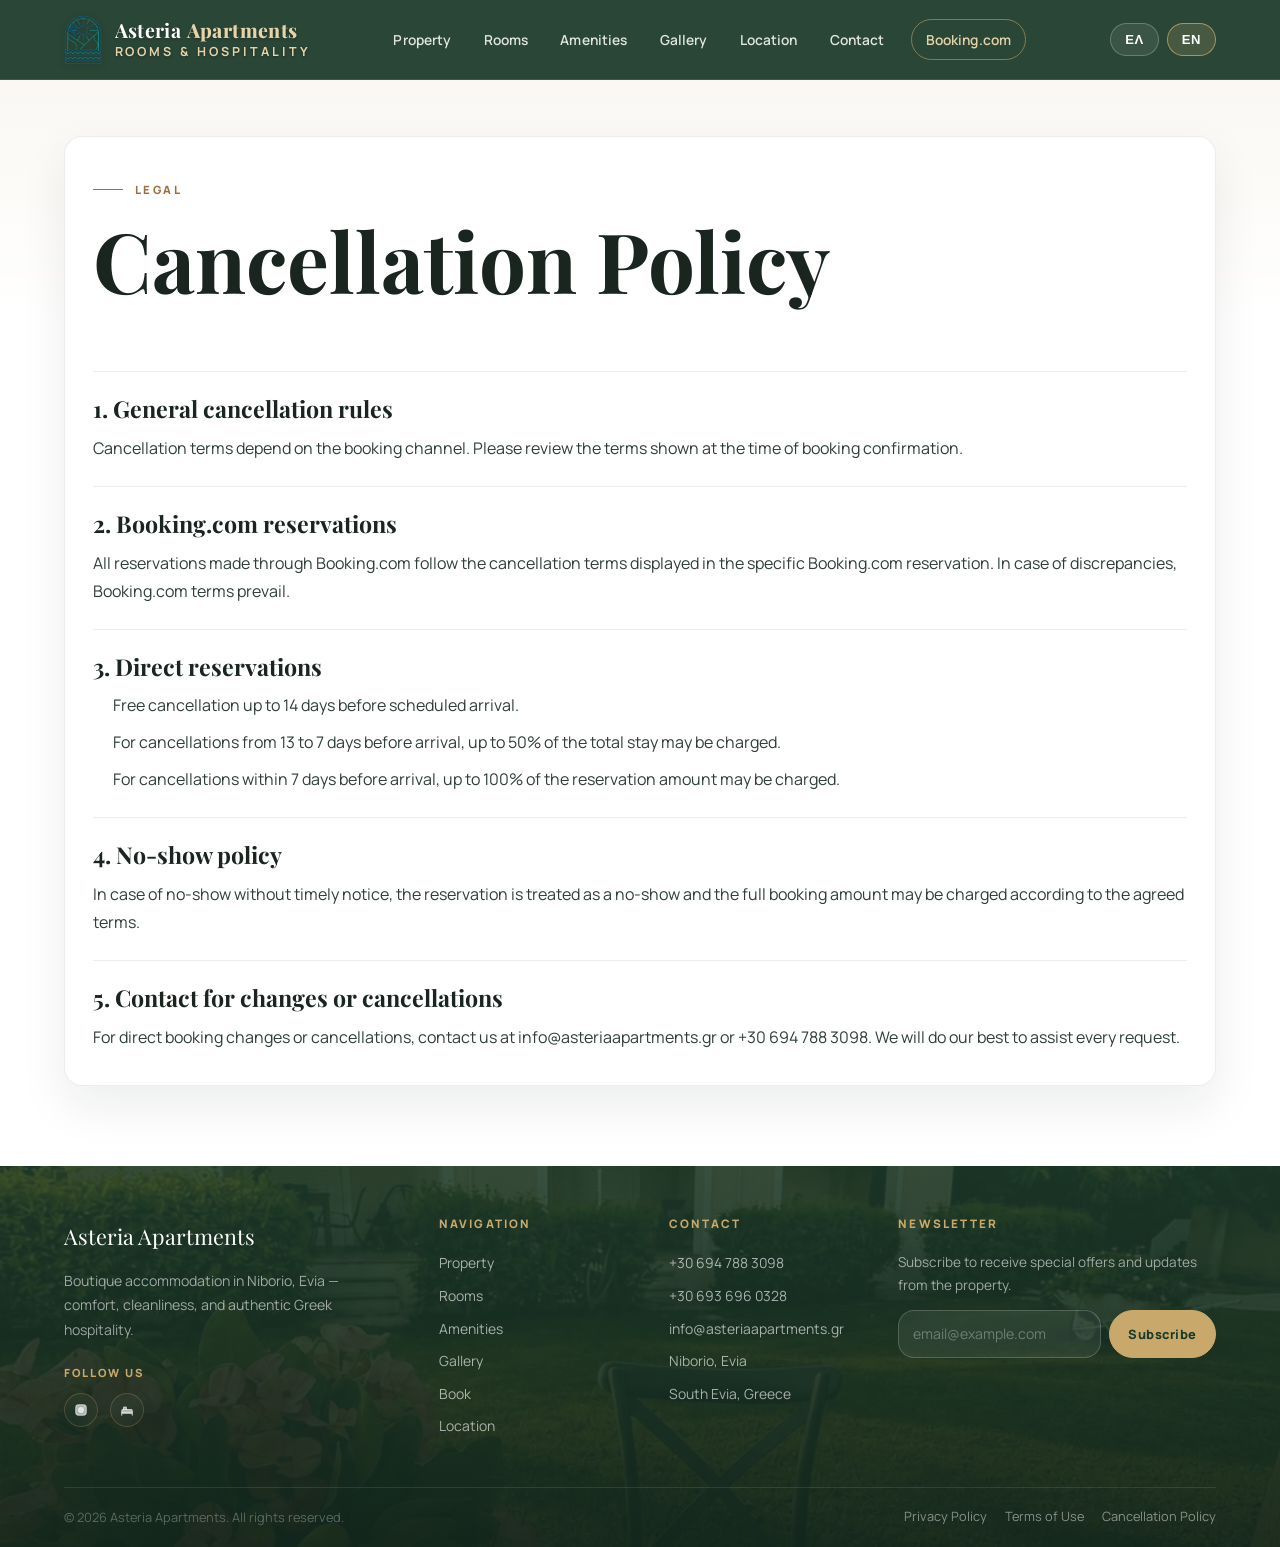
<file: cancellation-policy.html>
<!DOCTYPE html>
<html lang="el">
<head>
  <meta charset="UTF-8">
  <meta name="viewport" content="width=device-width, initial-scale=1.0">
  <meta name="description" content="Πολιτική ακύρωσης του Asteria Apartments για κρατήσεις μέσω Booking.com και απευθείας κρατήσεις.">
  <title>Asteria Apartments | Πολιτική Ακύρωσης</title>
  <link rel="canonical" href="https://asteriaapartments.gr/cancellation-policy.html">
  <link rel="preconnect" href="https://fonts.googleapis.com">
  <link rel="preconnect" href="https://fonts.gstatic.com" crossorigin>
  <link href="https://fonts.googleapis.com/css2?family=Manrope:wght@400;500;600;700;800&family=Playfair+Display:ital,wght@0,600;0,700;1,600&display=swap" rel="stylesheet">
  <link rel="icon" type="image/svg+xml" href="icons/favicon.svg">
  <link rel="stylesheet" href="style.css">
  <link rel="stylesheet" href="premium-gallery.css">
  <link rel="stylesheet" href="premium-features.css">
  <link rel="stylesheet" href="final-polish.css">
  <link rel="stylesheet" href="legal-pages.css">
  <script src="site-config.js"></script>
  <script src="booking-config.js"></script>
</head>
<body data-legal-page="cancellation">
  <a class="skip-link" href="#main-content" data-i18n="skip.link">Μετάβαση στο κύριο περιεχόμενο</a>

  <header class="site-header" id="site-header">
    <div class="header-inner">
      <a href="index.html#home" class="logo" data-i18n="header.logo.aria" data-i18n-attr="aria-label" aria-label="Asteria Apartments — Αρχική">
        <img src="images/logo-icon.png" alt="" class="logo-icon" width="240" height="320" loading="eager">
        <span class="logo-text">
          <span class="logo-main">Asteria <span class="logo-type">Apartments</span></span>
          <span class="logo-subtitle">Rooms &amp; Hospitality</span>
        </span>
      </a>

      <button class="menu-button" id="menuButton" type="button" data-i18n="header.menu.aria" data-i18n-attr="aria-label" aria-label="Άνοιγμα μενού πλοήγησης" aria-controls="navigation" aria-expanded="false">
        <span></span><span></span><span></span>
      </button>

      <nav class="site-nav" id="navigation" data-i18n="header.nav.aria" data-i18n-attr="aria-label" aria-label="Κύριο μενού">
        <a href="index.html#about" data-i18n="nav.about">Το κατάλυμα</a>
        <a href="index.html#rooms" data-i18n="nav.rooms">Δωμάτια</a>
        <a href="index.html#amenities" data-i18n="nav.amenities">Παροχές</a>
        <a href="index.html#gallery" data-i18n="nav.gallery">Φωτογραφίες</a>
        <a href="index.html#location" data-i18n="nav.location">Τοποθεσία</a>
        <a href="index.html#contact" data-i18n="nav.contact">Επικοινωνία</a>
        <a href="https://www.booking.com/hotel/gr/asteria-rooms.en-gb.html" class="nav-booking-com" target="_blank" rel="noopener noreferrer" data-i18n="nav.bookingCom">Booking.com</a>
      </nav>

      <div class="language-switch" aria-label="Language switcher">
        <button type="button" data-lang-switch="el" class="is-active" aria-pressed="true">ΕΛ</button>
        <button type="button" data-lang-switch="en" aria-pressed="false">EN</button>
      </div>
    </div>
  </header>

  <main id="main-content" class="legal-main">
    <div class="container">
      <article class="legal-card">
        <p class="section-label" data-i18n="legal.eyebrow">Νομικό πλαίσιο</p>
        <h1 class="legal-title" data-i18n="legal.title">Πολιτική Ακύρωσης</h1>
        <p class="legal-updated" data-i18n="legal.updated">Τελευταία ενημέρωση: 25 Ιουλίου 2026</p>

        <section class="legal-section">
          <h2 data-i18n="cancel.general.title">1. Γενικοί κανόνες ακύρωσης</h2>
          <p data-i18n="cancel.general.body">Η πολιτική ακύρωσης εφαρμόζεται ανάλογα με το κανάλι κράτησης. Παρακαλούμε ελέγχετε προσεκτικά τους όρους που εμφανίζονται κατά την ολοκλήρωση της κράτησης.</p>
        </section>

        <section class="legal-section">
          <h2 data-i18n="cancel.booking.title">2. Κρατήσεις μέσω Booking.com</h2>
          <p data-i18n="cancel.booking.body">Όλες οι κρατήσεις που πραγματοποιούνται μέσω Booking.com διέπονται από την πολιτική ακύρωσης που αναγράφεται στη συγκεκριμένη κράτηση στην πλατφόρμα Booking.com. Σε περίπτωση διαφορών, υπερισχύουν οι όροι της Booking.com.</p>
        </section>

        <section class="legal-section">
          <h2 data-i18n="cancel.direct.title">3. Άμεσες κρατήσεις</h2>
          <ul>
            <li data-i18n="cancel.direct.1">Δωρεάν ακύρωση έως 14 ημέρες πριν την προγραμματισμένη άφιξη.</li>
            <li data-i18n="cancel.direct.2">Για ακύρωση από 13 έως 7 ημέρες πριν την άφιξη, ενδέχεται να χρεωθεί το 50% του συνολικού ποσού.</li>
            <li data-i18n="cancel.direct.3">Για ακύρωση εντός 7 ημερών πριν την άφιξη, ενδέχεται να χρεωθεί έως και το 100% του ποσού διαμονής.</li>
          </ul>
        </section>

        <section class="legal-section">
          <h2 data-i18n="cancel.noshow.title">4. Πολιτική μη εμφάνισης (No-show)</h2>
          <p data-i18n="cancel.noshow.body">Σε περίπτωση μη εμφάνισης χωρίς έγκαιρη ενημέρωση, η κράτηση θεωρείται no-show και ενδέχεται να χρεωθεί το συνολικό ποσό της κράτησης, σύμφωνα με τους όρους που είχαν συμφωνηθεί.</p>
        </section>

        <section class="legal-section">
          <h2 data-i18n="cancel.contact.title">5. Επικοινωνία για τροποποιήσεις ή ακυρώσεις</h2>
          <p data-i18n="cancel.contact.body">Για αλλαγές ή ακυρώσεις άμεσων κρατήσεων επικοινωνήστε μαζί μας στο info@asteriaapartments.gr ή στο +30 694 788 3098. Θα προσπαθήσουμε να εξυπηρετήσουμε κάθε αίτημα με τον καλύτερο δυνατό τρόπο.</p>
        </section>
      </article>
    </div>
  </main>

  <footer class="site-footer" role="contentinfo">
    <div class="footer-bg" id="footerBg" aria-hidden="true"></div>
    <div class="footer-overlay" aria-hidden="true"></div>
    <div class="footer-inner">
      <div class="container">
        <div class="footer-grid">
          <div class="footer-brand">
            <a href="index.html#home" class="footer-logo">Asteria Apartments</a>
            <p data-i18n="footer.brand">Boutique κατάλυμα στο Νιμπορειό Ευβοίας — άνεση, καθαριότητα και αυθεντική ελληνική φιλοξενία.</p>
            <div class="footer-follow">
              <h4 data-i18n="footer.follow.title">Ακολουθήστε μας</h4>
              <nav class="footer-social" id="footerSocial" data-i18n="footer.social.aria" data-i18n-attr="aria-label" aria-label="Κοινωνικά δίκτυα"></nav>
            </div>
          </div>

          <nav class="footer-col" data-i18n="footer.nav.aria" data-i18n-attr="aria-label" aria-label="Πλοήγηση">
            <h4 data-i18n="footer.nav.title">Πλοήγηση</h4>
            <a href="index.html#about" data-i18n="nav.about">Το κατάλυμα</a>
            <a href="index.html#rooms" data-i18n="nav.rooms">Δωμάτια</a>
            <a href="index.html#amenities" data-i18n="nav.amenities">Παροχές</a>
            <a href="index.html#gallery" data-i18n="nav.gallery">Φωτογραφίες</a>
            <a href="index.html#booking" data-i18n="nav.booking">Κράτηση</a>
            <a href="index.html#location" data-i18n="nav.location">Τοποθεσία</a>
          </nav>

          <nav class="footer-col" data-i18n="footer.contact.aria" data-i18n-attr="aria-label" aria-label="Επικοινωνία">
            <h4 data-i18n="footer.contact.title">Επικοινωνία</h4>
            <a href="tel:+306947883098">+30 694 788 3098</a>
            <a href="https://wa.me/306936960328" target="_blank" rel="noopener noreferrer">+30 693 696 0328</a>
            <a href="mailto:info@asteriaapartments.gr">info@asteriaapartments.gr</a>
            <span data-i18n="footer.location.1">Νιμπορειό Ευβοίας</span>
            <span data-i18n="footer.location.2">Νότια Εύβοια, Ελλάδα</span>
          </nav>

          <div class="footer-col footer-newsletter">
            <h4 data-i18n="footer.news.title">Newsletter</h4>
            <p data-i18n="footer.news.body">Εγγραφείτε για να λαμβάνετε ειδικές προσφορές και νέα από το κατάλυμα.</p>
            <form class="newsletter-form" id="newsletterForm" novalidate>
              <input type="email" id="newsletterEmail" name="email" placeholder="email@example.com" required autocomplete="email" data-i18n="footer.news.aria" data-i18n-attr="aria-label" aria-label="Email για newsletter">
              <button type="submit" class="btn btn-primary btn-sm" data-i18n="footer.news.btn">Εγγραφή</button>
            </form>
          </div>
        </div>
      </div>

      <div class="container">
        <div class="footer-bottom">
          <p data-i18n="footer.copy">© 2026 Asteria Apartments. Όλα τα δικαιώματα διατηρούνται.</p>
          <nav class="footer-legal" data-i18n="footer.legal.aria" data-i18n-attr="aria-label" aria-label="Νομικό πλαίσιο">
            <a href="privacy-policy.html" data-i18n="footer.legal.privacy">Πολιτική απορρήτου</a>
            <a href="terms.html" data-i18n="footer.legal.terms">Όροι χρήσης</a>
            <a href="cancellation-policy.html" data-i18n="footer.legal.cancel">Πολιτική ακύρωσης</a>
          </nav>
        </div>
      </div>
    </div>
  </footer>

  <script>
    window.LEGAL_PAGE_TRANSLATIONS = {
      el: {
        "meta.title": "Asteria Apartments | Πολιτική Ακύρωσης",
        "legal.eyebrow": "Νομικό πλαίσιο",
        "legal.title": "Πολιτική Ακύρωσης",
        "legal.updated": "Τελευταία ενημέρωση: 25 Ιουλίου 2026",
        "cancel.general.title": "1. Γενικοί κανόνες ακύρωσης",
        "cancel.general.body": "Η πολιτική ακύρωσης εφαρμόζεται ανάλογα με το κανάλι κράτησης. Παρακαλούμε ελέγχετε προσεκτικά τους όρους που εμφανίζονται κατά την ολοκλήρωση της κράτησης.",
        "cancel.booking.title": "2. Κρατήσεις μέσω Booking.com",
        "cancel.booking.body": "Όλες οι κρατήσεις που πραγματοποιούνται μέσω Booking.com διέπονται από την πολιτική ακύρωσης που αναγράφεται στη συγκεκριμένη κράτηση στην πλατφόρμα Booking.com. Σε περίπτωση διαφορών, υπερισχύουν οι όροι της Booking.com.",
        "cancel.direct.title": "3. Άμεσες κρατήσεις",
        "cancel.direct.1": "Δωρεάν ακύρωση έως 14 ημέρες πριν την προγραμματισμένη άφιξη.",
        "cancel.direct.2": "Για ακύρωση από 13 έως 7 ημέρες πριν την άφιξη, ενδέχεται να χρεωθεί το 50% του συνολικού ποσού.",
        "cancel.direct.3": "Για ακύρωση εντός 7 ημερών πριν την άφιξη, ενδέχεται να χρεωθεί έως και το 100% του ποσού διαμονής.",
        "cancel.noshow.title": "4. Πολιτική μη εμφάνισης (No-show)",
        "cancel.noshow.body": "Σε περίπτωση μη εμφάνισης χωρίς έγκαιρη ενημέρωση, η κράτηση θεωρείται no-show και ενδέχεται να χρεωθεί το συνολικό ποσό της κράτησης, σύμφωνα με τους όρους που είχαν συμφωνηθεί.",
        "cancel.contact.title": "5. Επικοινωνία για τροποποιήσεις ή ακυρώσεις",
        "cancel.contact.body": "Για αλλαγές ή ακυρώσεις άμεσων κρατήσεων επικοινωνήστε μαζί μας στο info@asteriaapartments.gr ή στο +30 694 788 3098. Θα προσπαθήσουμε να εξυπηρετήσουμε κάθε αίτημα με τον καλύτερο δυνατό τρόπο."
      },
      en: {
        "meta.title": "Asteria Apartments | Cancellation Policy",
        "legal.eyebrow": "Legal",
        "legal.title": "Cancellation Policy",
        "legal.updated": "Last updated: 25 July 2026",
        "cancel.general.title": "1. General cancellation rules",
        "cancel.general.body": "Cancellation terms depend on the booking channel. Please review the terms shown at the time of booking confirmation.",
        "cancel.booking.title": "2. Booking.com reservations",
        "cancel.booking.body": "All reservations made through Booking.com follow the cancellation terms displayed in the specific Booking.com reservation. In case of discrepancies, Booking.com terms prevail.",
        "cancel.direct.title": "3. Direct reservations",
        "cancel.direct.1": "Free cancellation up to 14 days before scheduled arrival.",
        "cancel.direct.2": "For cancellations from 13 to 7 days before arrival, up to 50% of the total stay may be charged.",
        "cancel.direct.3": "For cancellations within 7 days before arrival, up to 100% of the reservation amount may be charged.",
        "cancel.noshow.title": "4. No-show policy",
        "cancel.noshow.body": "In case of no-show without timely notice, the reservation is treated as a no-show and the full booking amount may be charged according to the agreed terms.",
        "cancel.contact.title": "5. Contact for changes or cancellations",
        "cancel.contact.body": "For direct booking changes or cancellations, contact us at info@asteriaapartments.gr or +30 694 788 3098. We will do our best to assist every request."
      }
    };
  </script>
  <script src="script.js"></script>
  <script src="premium-gallery.js"></script>
  <script src="premium-features.js"></script>
  <script src="review-form.js"></script>
  <script src="legal-pages.js"></script>
</body>
</html>
</file>
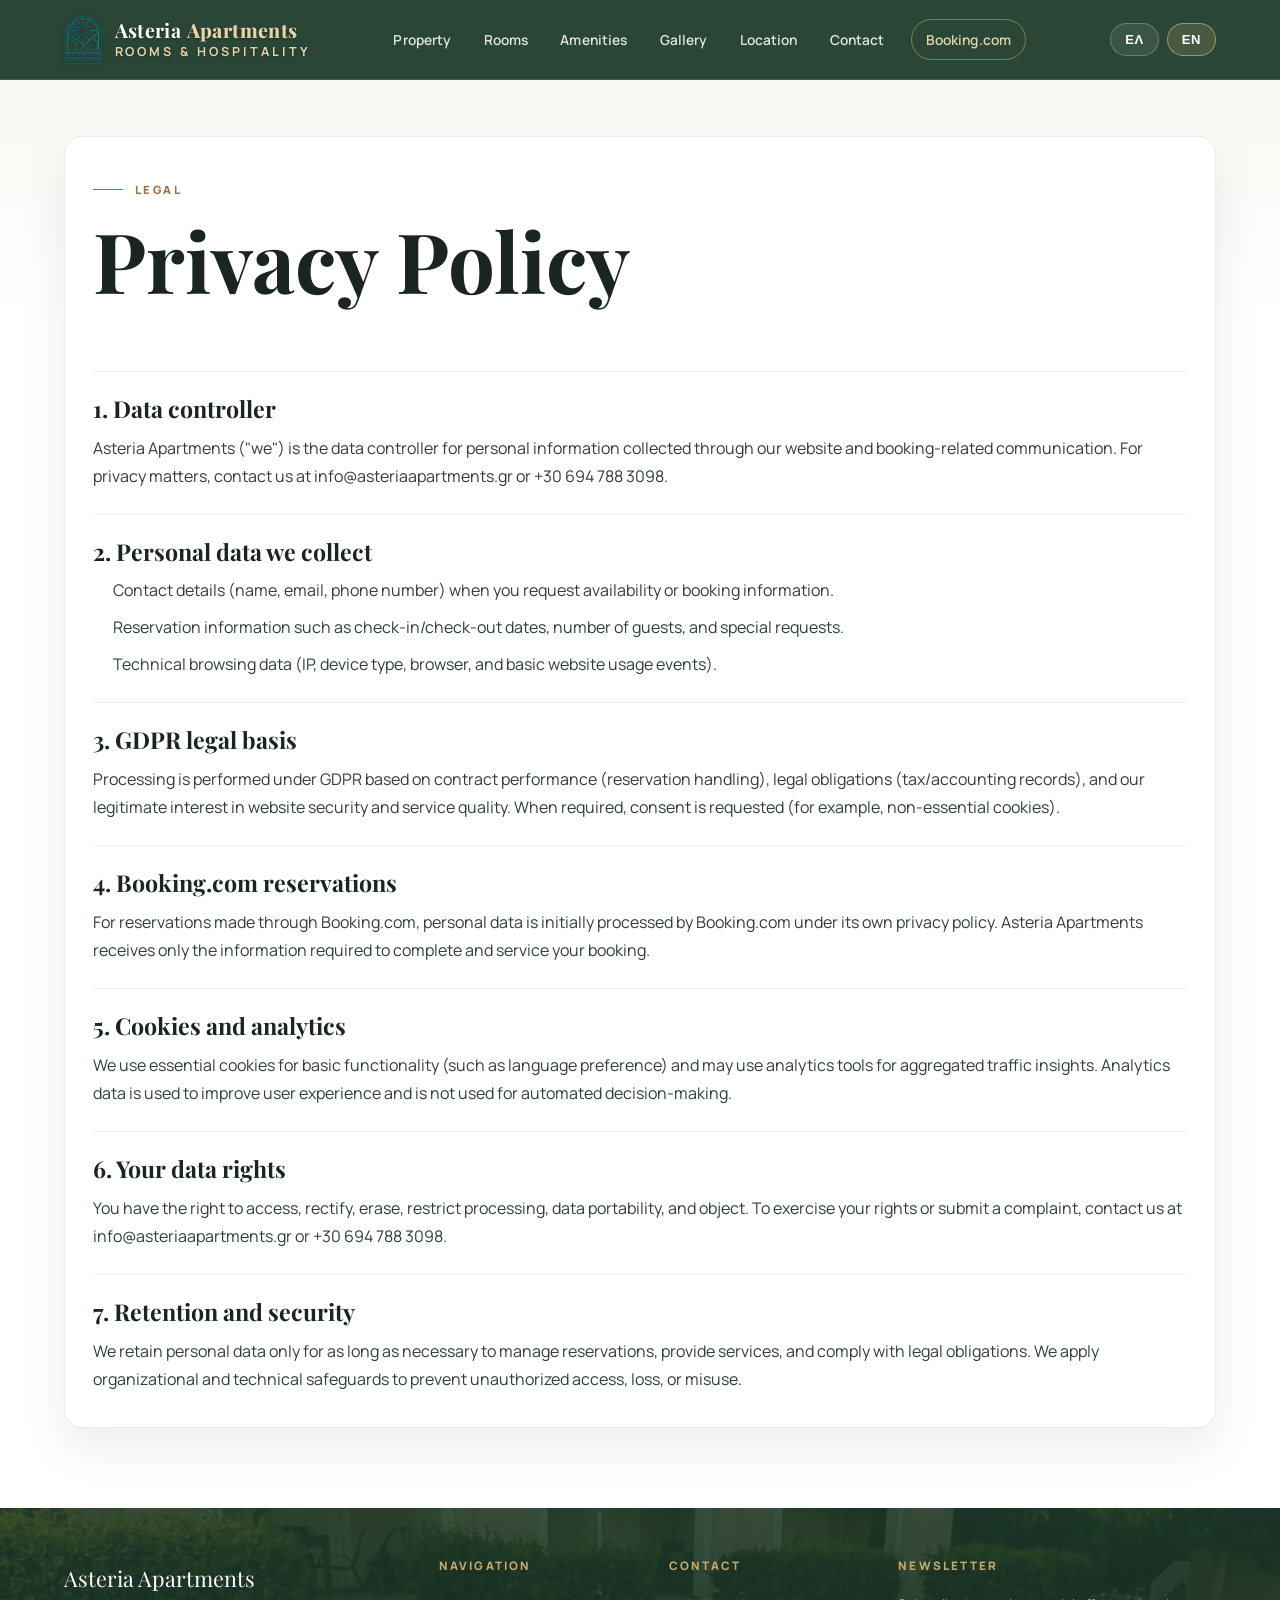
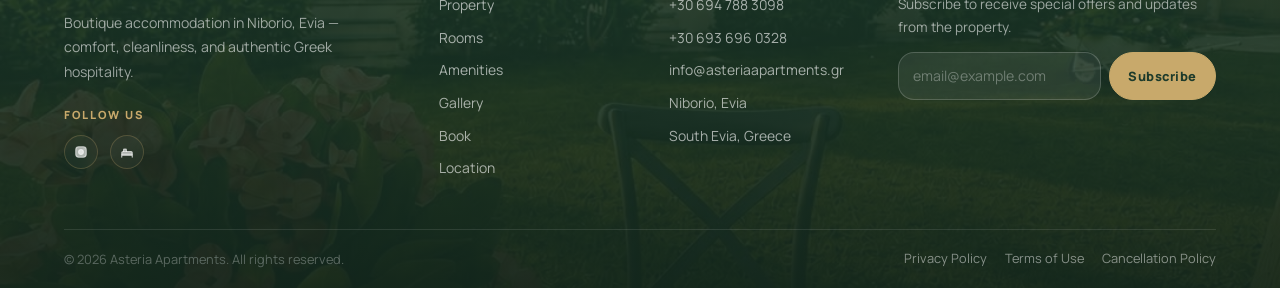
<file: privacy-policy.html>
<!DOCTYPE html>
<html lang="el">
<head>
  <meta charset="UTF-8">
  <meta name="viewport" content="width=device-width, initial-scale=1.0">
  <meta name="description" content="Πολιτική απορρήτου του Asteria Apartments για κρατήσεις, προσωπικά δεδομένα, cookies και analytics.">
  <title>Asteria Apartments | Πολιτική Απορρήτου</title>
  <link rel="canonical" href="https://asteriaapartments.gr/privacy-policy.html">
  <link rel="preconnect" href="https://fonts.googleapis.com">
  <link rel="preconnect" href="https://fonts.gstatic.com" crossorigin>
  <link href="https://fonts.googleapis.com/css2?family=Manrope:wght@400;500;600;700;800&family=Playfair+Display:ital,wght@0,600;0,700;1,600&display=swap" rel="stylesheet">
  <link rel="icon" type="image/svg+xml" href="icons/favicon.svg">
  <link rel="stylesheet" href="style.css">
  <link rel="stylesheet" href="premium-gallery.css">
  <link rel="stylesheet" href="premium-features.css">
  <link rel="stylesheet" href="final-polish.css">
  <link rel="stylesheet" href="legal-pages.css">
  <script src="site-config.js"></script>
  <script src="booking-config.js"></script>
</head>
<body data-legal-page="privacy">
  <a class="skip-link" href="#main-content" data-i18n="skip.link">Μετάβαση στο κύριο περιεχόμενο</a>

  <header class="site-header" id="site-header">
    <div class="header-inner">
      <a href="index.html#home" class="logo" data-i18n="header.logo.aria" data-i18n-attr="aria-label" aria-label="Asteria Apartments — Αρχική">
        <img src="images/logo-icon.png" alt="" class="logo-icon" width="240" height="320" loading="eager">
        <span class="logo-text">
          <span class="logo-main">Asteria <span class="logo-type">Apartments</span></span>
          <span class="logo-subtitle">Rooms &amp; Hospitality</span>
        </span>
      </a>

      <button class="menu-button" id="menuButton" type="button" data-i18n="header.menu.aria" data-i18n-attr="aria-label" aria-label="Άνοιγμα μενού πλοήγησης" aria-controls="navigation" aria-expanded="false">
        <span></span><span></span><span></span>
      </button>

      <nav class="site-nav" id="navigation" data-i18n="header.nav.aria" data-i18n-attr="aria-label" aria-label="Κύριο μενού">
        <a href="index.html#about" data-i18n="nav.about">Το κατάλυμα</a>
        <a href="index.html#rooms" data-i18n="nav.rooms">Δωμάτια</a>
        <a href="index.html#amenities" data-i18n="nav.amenities">Παροχές</a>
        <a href="index.html#gallery" data-i18n="nav.gallery">Φωτογραφίες</a>
        <a href="index.html#location" data-i18n="nav.location">Τοποθεσία</a>
        <a href="index.html#contact" data-i18n="nav.contact">Επικοινωνία</a>
        <a href="https://www.booking.com/hotel/gr/asteria-rooms.en-gb.html" class="nav-booking-com" target="_blank" rel="noopener noreferrer" data-i18n="nav.bookingCom">Booking.com</a>
      </nav>

      <div class="language-switch" aria-label="Language switcher">
        <button type="button" data-lang-switch="el" class="is-active" aria-pressed="true">ΕΛ</button>
        <button type="button" data-lang-switch="en" aria-pressed="false">EN</button>
      </div>
    </div>
  </header>

  <main id="main-content" class="legal-main">
    <div class="container">
      <article class="legal-card">
        <p class="section-label" data-i18n="legal.eyebrow">Νομικό πλαίσιο</p>
        <h1 class="legal-title" data-i18n="legal.title">Πολιτική Απορρήτου</h1>
        <p class="legal-updated" data-i18n="legal.updated">Τελευταία ενημέρωση: 25 Ιουλίου 2026</p>

        <section class="legal-section">
          <h2 data-i18n="privacy.intro.title">1. Υπεύθυνος επεξεργασίας</h2>
          <p data-i18n="privacy.intro.body">Το Asteria Apartments («εμείς») είναι υπεύθυνο για την επεξεργασία των προσωπικών δεδομένων που συλλέγονται μέσω της ιστοσελίδας μας και κατά την επικοινωνία για κρατήσεις. Για θέματα προστασίας δεδομένων μπορείτε να επικοινωνήσετε στο info@asteriaapartments.gr ή στο +30 694 788 3098.</p>
        </section>

        <section class="legal-section">
          <h2 data-i18n="privacy.data.title">2. Ποια δεδομένα συλλέγουμε</h2>
          <ul>
            <li data-i18n="privacy.data.1">Στοιχεία επικοινωνίας (όνομα, email, τηλέφωνο) όταν επικοινωνείτε μαζί μας για διαθεσιμότητα ή κράτηση.</li>
            <li data-i18n="privacy.data.2">Στοιχεία κράτησης όπως ημερομηνίες άφιξης/αναχώρησης, αριθμός επισκεπτών και ειδικά αιτήματα.</li>
            <li data-i18n="privacy.data.3">Τεχνικά δεδομένα πλοήγησης (IP, τύπος συσκευής, browser, βασικά συμβάντα χρήσης ιστοσελίδας).</li>
          </ul>
        </section>

        <section class="legal-section">
          <h2 data-i18n="privacy.gdpr.title">3. Νομική βάση και GDPR συμμόρφωση</h2>
          <p data-i18n="privacy.gdpr.body">Η επεξεργασία γίνεται σύμφωνα με τον GDPR, με νομικές βάσεις την εκτέλεση σύμβασης (διαχείριση κρατήσεων), τη συμμόρφωση με νομικές υποχρεώσεις (φορολογικά και λογιστικά αρχεία) και το έννομο συμφέρον μας για ασφαλή λειτουργία της ιστοσελίδας. Όπου απαιτείται, ζητείται συγκατάθεση (π.χ. για μη απαραίτητα cookies).</p>
        </section>

        <section class="legal-section">
          <h2 data-i18n="privacy.booking.title">4. Κρατήσεις μέσω Booking.com</h2>
          <p data-i18n="privacy.booking.body">Για κρατήσεις που πραγματοποιούνται μέσω Booking.com, τα προσωπικά δεδομένα διαχειρίζονται αρχικά από την Booking.com σύμφωνα με τη δική της πολιτική απορρήτου. Το Asteria Apartments λαμβάνει μόνο τα απαραίτητα στοιχεία για την ολοκλήρωση και εξυπηρέτηση της κράτησης.</p>
        </section>

        <section class="legal-section">
          <h2 data-i18n="privacy.cookies.title">5. Cookies και Analytics</h2>
          <p data-i18n="privacy.cookies.body">Χρησιμοποιούμε απαραίτητα cookies για βασική λειτουργικότητα (π.χ. επιλογή γλώσσας) και ενδέχεται να χρησιμοποιούμε εργαλεία analytics για συγκεντρωτικά στατιστικά επισκεψιμότητας. Τα analytics δεδομένα χρησιμοποιούνται για βελτίωση της εμπειρίας χρήστη και δεν χρησιμοποιούνται για αυτοματοποιημένη λήψη αποφάσεων.</p>
        </section>

        <section class="legal-section">
          <h2 data-i18n="privacy.rights.title">6. Δικαιώματα υποκειμένων δεδομένων</h2>
          <p data-i18n="privacy.rights.body">Έχετε δικαίωμα πρόσβασης, διόρθωσης, διαγραφής, περιορισμού επεξεργασίας, φορητότητας και εναντίωσης. Για την άσκηση δικαιωμάτων ή για καταγγελία σχετικά με την επεξεργασία δεδομένων, επικοινωνήστε μαζί μας στο info@asteriaapartments.gr ή τηλεφωνικά στο +30 694 788 3098.</p>
        </section>

        <section class="legal-section">
          <h2 data-i18n="privacy.retention.title">7. Χρόνος διατήρησης και ασφάλεια</h2>
          <p data-i18n="privacy.retention.body">Διατηρούμε προσωπικά δεδομένα μόνο για όσο διάστημα απαιτείται για τη διαχείριση κρατήσεων, την παροχή υπηρεσιών και τη συμμόρφωση με νόμιμες υποχρεώσεις. Εφαρμόζουμε οργανωτικά και τεχνικά μέτρα προστασίας για την αποτροπή μη εξουσιοδοτημένης πρόσβασης ή απώλειας δεδομένων.</p>
        </section>
      </article>
    </div>
  </main>

  <footer class="site-footer" role="contentinfo">
    <div class="footer-bg" id="footerBg" aria-hidden="true"></div>
    <div class="footer-overlay" aria-hidden="true"></div>
    <div class="footer-inner">
      <div class="container">
        <div class="footer-grid">
          <div class="footer-brand">
            <a href="index.html#home" class="footer-logo">Asteria Apartments</a>
            <p data-i18n="footer.brand">Boutique κατάλυμα στο Νιμπορειό Ευβοίας — άνεση, καθαριότητα και αυθεντική ελληνική φιλοξενία.</p>
            <div class="footer-follow">
              <h4 data-i18n="footer.follow.title">Ακολουθήστε μας</h4>
              <nav class="footer-social" id="footerSocial" data-i18n="footer.social.aria" data-i18n-attr="aria-label" aria-label="Κοινωνικά δίκτυα"></nav>
            </div>
          </div>

          <nav class="footer-col" data-i18n="footer.nav.aria" data-i18n-attr="aria-label" aria-label="Πλοήγηση">
            <h4 data-i18n="footer.nav.title">Πλοήγηση</h4>
            <a href="index.html#about" data-i18n="nav.about">Το κατάλυμα</a>
            <a href="index.html#rooms" data-i18n="nav.rooms">Δωμάτια</a>
            <a href="index.html#amenities" data-i18n="nav.amenities">Παροχές</a>
            <a href="index.html#gallery" data-i18n="nav.gallery">Φωτογραφίες</a>
            <a href="index.html#booking" data-i18n="nav.booking">Κράτηση</a>
            <a href="index.html#location" data-i18n="nav.location">Τοποθεσία</a>
          </nav>

          <nav class="footer-col" data-i18n="footer.contact.aria" data-i18n-attr="aria-label" aria-label="Επικοινωνία">
            <h4 data-i18n="footer.contact.title">Επικοινωνία</h4>
            <a href="tel:+306947883098">+30 694 788 3098</a>
            <a href="https://wa.me/306936960328" target="_blank" rel="noopener noreferrer">+30 693 696 0328</a>
            <a href="mailto:info@asteriaapartments.gr">info@asteriaapartments.gr</a>
            <span data-i18n="footer.location.1">Νιμπορειό Ευβοίας</span>
            <span data-i18n="footer.location.2">Νότια Εύβοια, Ελλάδα</span>
          </nav>

          <div class="footer-col footer-newsletter">
            <h4 data-i18n="footer.news.title">Newsletter</h4>
            <p data-i18n="footer.news.body">Εγγραφείτε για να λαμβάνετε ειδικές προσφορές και νέα από το κατάλυμα.</p>
            <form class="newsletter-form" id="newsletterForm" novalidate>
              <input type="email" id="newsletterEmail" name="email" placeholder="email@example.com" required autocomplete="email" data-i18n="footer.news.aria" data-i18n-attr="aria-label" aria-label="Email για newsletter">
              <button type="submit" class="btn btn-primary btn-sm" data-i18n="footer.news.btn">Εγγραφή</button>
            </form>
          </div>
        </div>
      </div>

      <div class="container">
        <div class="footer-bottom">
          <p data-i18n="footer.copy">© 2026 Asteria Apartments. Όλα τα δικαιώματα διατηρούνται.</p>
          <nav class="footer-legal" data-i18n="footer.legal.aria" data-i18n-attr="aria-label" aria-label="Νομικό πλαίσιο">
            <a href="privacy-policy.html" data-i18n="footer.legal.privacy">Πολιτική απορρήτου</a>
            <a href="terms.html" data-i18n="footer.legal.terms">Όροι χρήσης</a>
            <a href="cancellation-policy.html" data-i18n="footer.legal.cancel">Πολιτική ακύρωσης</a>
          </nav>
        </div>
      </div>
    </div>
  </footer>

  <script>
    window.LEGAL_PAGE_TRANSLATIONS = {
      el: {
        "meta.title": "Asteria Apartments | Πολιτική Απορρήτου",
        "legal.eyebrow": "Νομικό πλαίσιο",
        "legal.title": "Πολιτική Απορρήτου",
        "legal.updated": "Τελευταία ενημέρωση: 25 Ιουλίου 2026",
        "privacy.intro.title": "1. Υπεύθυνος επεξεργασίας",
        "privacy.intro.body": "Το Asteria Apartments («εμείς») είναι υπεύθυνο για την επεξεργασία των προσωπικών δεδομένων που συλλέγονται μέσω της ιστοσελίδας μας και κατά την επικοινωνία για κρατήσεις. Για θέματα προστασίας δεδομένων μπορείτε να επικοινωνήσετε στο info@asteriaapartments.gr ή στο +30 694 788 3098.",
        "privacy.data.title": "2. Ποια δεδομένα συλλέγουμε",
        "privacy.data.1": "Στοιχεία επικοινωνίας (όνομα, email, τηλέφωνο) όταν επικοινωνείτε μαζί μας για διαθεσιμότητα ή κράτηση.",
        "privacy.data.2": "Στοιχεία κράτησης όπως ημερομηνίες άφιξης/αναχώρησης, αριθμός επισκεπτών και ειδικά αιτήματα.",
        "privacy.data.3": "Τεχνικά δεδομένα πλοήγησης (IP, τύπος συσκευής, browser, βασικά συμβάντα χρήσης ιστοσελίδας).",
        "privacy.gdpr.title": "3. Νομική βάση και GDPR συμμόρφωση",
        "privacy.gdpr.body": "Η επεξεργασία γίνεται σύμφωνα με τον GDPR, με νομικές βάσεις την εκτέλεση σύμβασης (διαχείριση κρατήσεων), τη συμμόρφωση με νομικές υποχρεώσεις (φορολογικά και λογιστικά αρχεία) και το έννομο συμφέρον μας για ασφαλή λειτουργία της ιστοσελίδας. Όπου απαιτείται, ζητείται συγκατάθεση (π.χ. για μη απαραίτητα cookies).",
        "privacy.booking.title": "4. Κρατήσεις μέσω Booking.com",
        "privacy.booking.body": "Για κρατήσεις που πραγματοποιούνται μέσω Booking.com, τα προσωπικά δεδομένα διαχειρίζονται αρχικά από την Booking.com σύμφωνα με τη δική της πολιτική απορρήτου. Το Asteria Apartments λαμβάνει μόνο τα απαραίτητα στοιχεία για την ολοκλήρωση και εξυπηρέτηση της κράτησης.",
        "privacy.cookies.title": "5. Cookies και Analytics",
        "privacy.cookies.body": "Χρησιμοποιούμε απαραίτητα cookies για βασική λειτουργικότητα (π.χ. επιλογή γλώσσας) και ενδέχεται να χρησιμοποιούμε εργαλεία analytics για συγκεντρωτικά στατιστικά επισκεψιμότητας. Τα analytics δεδομένα χρησιμοποιούνται για βελτίωση της εμπειρίας χρήστη και δεν χρησιμοποιούνται για αυτοματοποιημένη λήψη αποφάσεων.",
        "privacy.rights.title": "6. Δικαιώματα υποκειμένων δεδομένων",
        "privacy.rights.body": "Έχετε δικαίωμα πρόσβασης, διόρθωσης, διαγραφής, περιορισμού επεξεργασίας, φορητότητας και εναντίωσης. Για την άσκηση δικαιωμάτων ή για καταγγελία σχετικά με την επεξεργασία δεδομένων, επικοινωνήστε μαζί μας στο info@asteriaapartments.gr ή τηλεφωνικά στο +30 694 788 3098.",
        "privacy.retention.title": "7. Χρόνος διατήρησης και ασφάλεια",
        "privacy.retention.body": "Διατηρούμε προσωπικά δεδομένα μόνο για όσο διάστημα απαιτείται για τη διαχείριση κρατήσεων, την παροχή υπηρεσιών και τη συμμόρφωση με νόμιμες υποχρεώσεις. Εφαρμόζουμε οργανωτικά και τεχνικά μέτρα προστασίας για την αποτροπή μη εξουσιοδοτημένης πρόσβασης ή απώλειας δεδομένων."
      },
      en: {
        "meta.title": "Asteria Apartments | Privacy Policy",
        "legal.eyebrow": "Legal",
        "legal.title": "Privacy Policy",
        "legal.updated": "Last updated: 25 July 2026",
        "privacy.intro.title": "1. Data controller",
        "privacy.intro.body": "Asteria Apartments (\"we\") is the data controller for personal information collected through our website and booking-related communication. For privacy matters, contact us at info@asteriaapartments.gr or +30 694 788 3098.",
        "privacy.data.title": "2. Personal data we collect",
        "privacy.data.1": "Contact details (name, email, phone number) when you request availability or booking information.",
        "privacy.data.2": "Reservation information such as check-in/check-out dates, number of guests, and special requests.",
        "privacy.data.3": "Technical browsing data (IP, device type, browser, and basic website usage events).",
        "privacy.gdpr.title": "3. GDPR legal basis",
        "privacy.gdpr.body": "Processing is performed under GDPR based on contract performance (reservation handling), legal obligations (tax/accounting records), and our legitimate interest in website security and service quality. When required, consent is requested (for example, non-essential cookies).",
        "privacy.booking.title": "4. Booking.com reservations",
        "privacy.booking.body": "For reservations made through Booking.com, personal data is initially processed by Booking.com under its own privacy policy. Asteria Apartments receives only the information required to complete and service your booking.",
        "privacy.cookies.title": "5. Cookies and analytics",
        "privacy.cookies.body": "We use essential cookies for basic functionality (such as language preference) and may use analytics tools for aggregated traffic insights. Analytics data is used to improve user experience and is not used for automated decision-making.",
        "privacy.rights.title": "6. Your data rights",
        "privacy.rights.body": "You have the right to access, rectify, erase, restrict processing, data portability, and object. To exercise your rights or submit a complaint, contact us at info@asteriaapartments.gr or +30 694 788 3098.",
        "privacy.retention.title": "7. Retention and security",
        "privacy.retention.body": "We retain personal data only for as long as necessary to manage reservations, provide services, and comply with legal obligations. We apply organizational and technical safeguards to prevent unauthorized access, loss, or misuse."
      }
    };
  </script>
  <script src="script.js"></script>
  <script src="premium-gallery.js"></script>
  <script src="premium-features.js"></script>
  <script src="review-form.js"></script>
  <script src="legal-pages.js"></script>
</body>
</html>
</file>
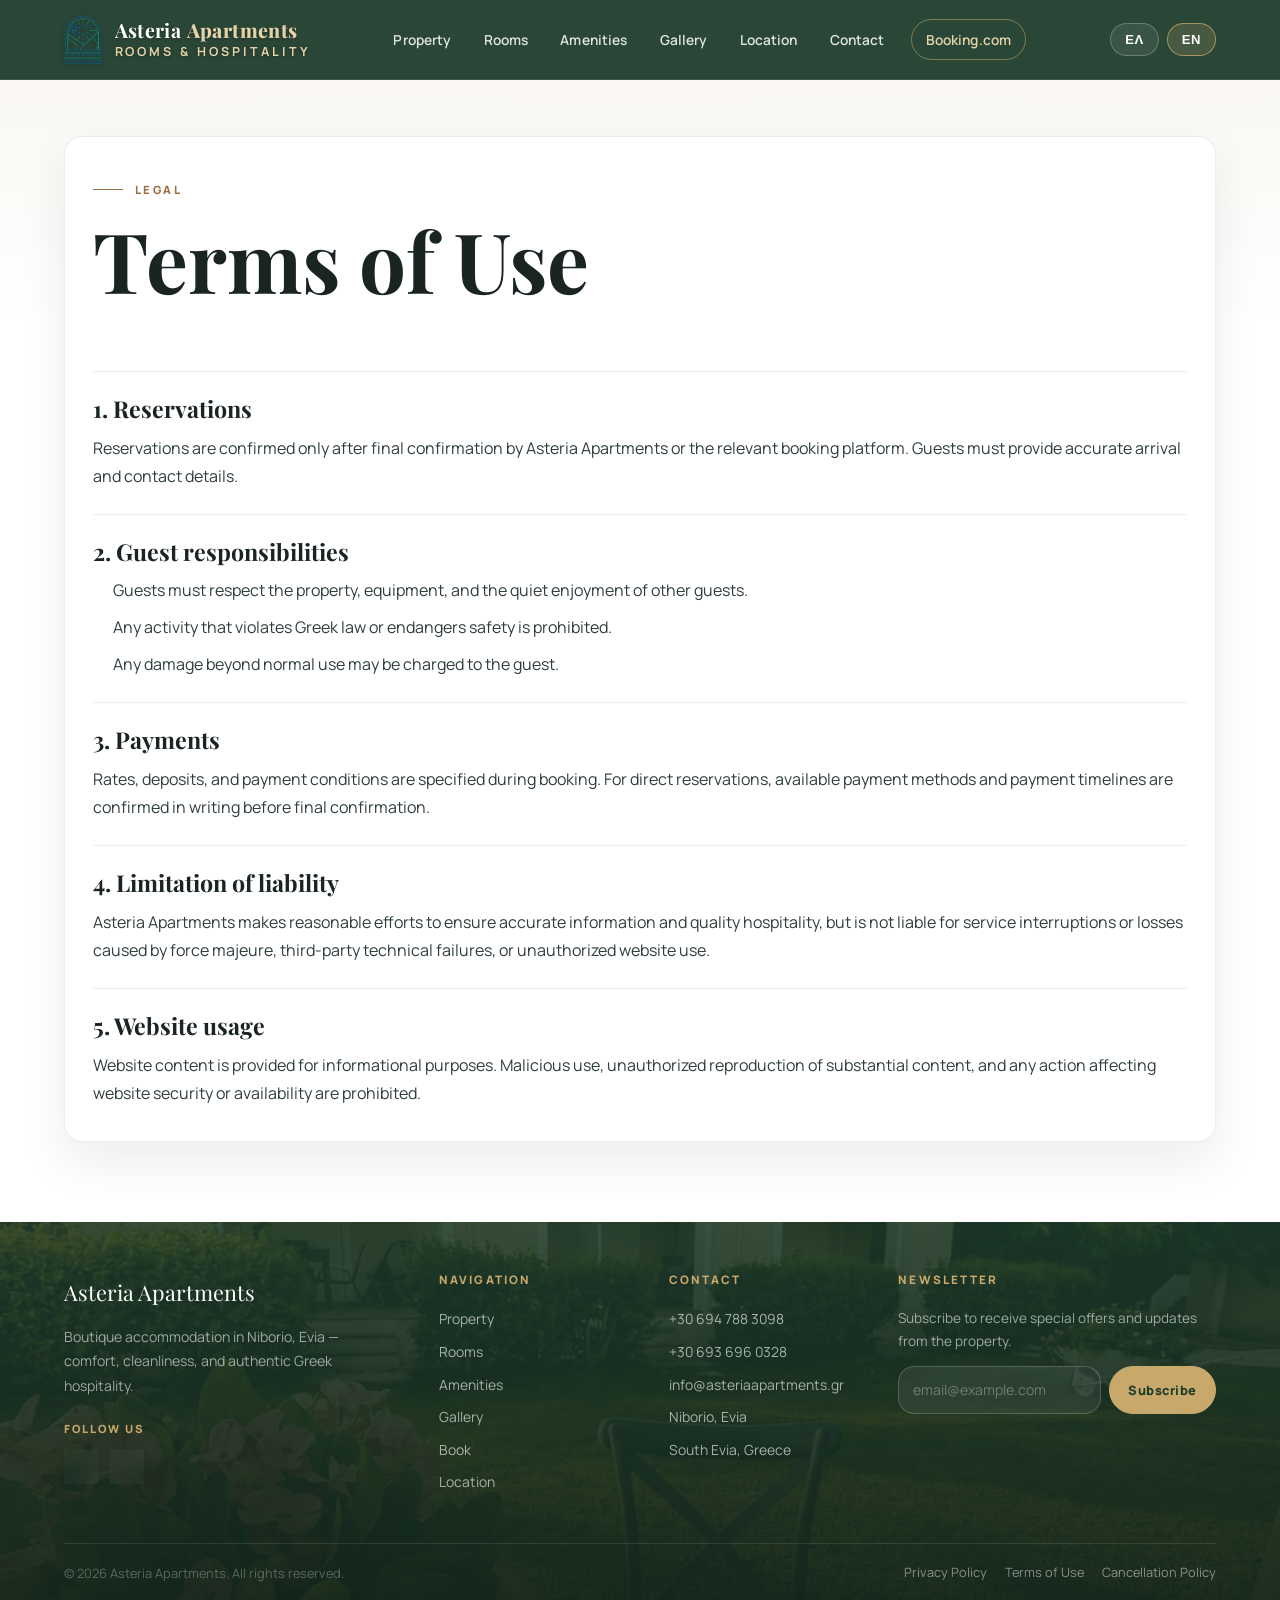
<file: terms.html>
<!DOCTYPE html>
<html lang="el">
<head>
  <meta charset="UTF-8">
  <meta name="viewport" content="width=device-width, initial-scale=1.0">
  <meta name="description" content="Όροι χρήσης του Asteria Apartments για κρατήσεις, υποχρεώσεις επισκεπτών, πληρωμές και χρήση ιστοσελίδας.">
  <title>Asteria Apartments | Όροι Χρήσης</title>
  <link rel="canonical" href="https://asteriaapartments.gr/terms.html">
  <link rel="preconnect" href="https://fonts.googleapis.com">
  <link rel="preconnect" href="https://fonts.gstatic.com" crossorigin>
  <link href="https://fonts.googleapis.com/css2?family=Manrope:wght@400;500;600;700;800&family=Playfair+Display:ital,wght@0,600;0,700;1,600&display=swap" rel="stylesheet">
  <link rel="icon" type="image/svg+xml" href="icons/favicon.svg">
  <link rel="stylesheet" href="style.css">
  <link rel="stylesheet" href="premium-gallery.css">
  <link rel="stylesheet" href="premium-features.css">
  <link rel="stylesheet" href="final-polish.css">
  <link rel="stylesheet" href="legal-pages.css">
  <script src="site-config.js"></script>
  <script src="booking-config.js"></script>
</head>
<body data-legal-page="terms">
  <a class="skip-link" href="#main-content" data-i18n="skip.link">Μετάβαση στο κύριο περιεχόμενο</a>

  <header class="site-header" id="site-header">
    <div class="header-inner">
      <a href="index.html#home" class="logo" data-i18n="header.logo.aria" data-i18n-attr="aria-label" aria-label="Asteria Apartments — Αρχική">
        <img src="images/logo-icon.png" alt="" class="logo-icon" width="240" height="320" loading="eager">
        <span class="logo-text">
          <span class="logo-main">Asteria <span class="logo-type">Apartments</span></span>
          <span class="logo-subtitle">Rooms &amp; Hospitality</span>
        </span>
      </a>

      <button class="menu-button" id="menuButton" type="button" data-i18n="header.menu.aria" data-i18n-attr="aria-label" aria-label="Άνοιγμα μενού πλοήγησης" aria-controls="navigation" aria-expanded="false">
        <span></span><span></span><span></span>
      </button>

      <nav class="site-nav" id="navigation" data-i18n="header.nav.aria" data-i18n-attr="aria-label" aria-label="Κύριο μενού">
        <a href="index.html#about" data-i18n="nav.about">Το κατάλυμα</a>
        <a href="index.html#rooms" data-i18n="nav.rooms">Δωμάτια</a>
        <a href="index.html#amenities" data-i18n="nav.amenities">Παροχές</a>
        <a href="index.html#gallery" data-i18n="nav.gallery">Φωτογραφίες</a>
        <a href="index.html#location" data-i18n="nav.location">Τοποθεσία</a>
        <a href="index.html#contact" data-i18n="nav.contact">Επικοινωνία</a>
        <a href="https://www.booking.com/hotel/gr/asteria-rooms.en-gb.html" class="nav-booking-com" target="_blank" rel="noopener noreferrer" data-i18n="nav.bookingCom">Booking.com</a>
      </nav>

      <div class="language-switch" aria-label="Language switcher">
        <button type="button" data-lang-switch="el" class="is-active" aria-pressed="true">ΕΛ</button>
        <button type="button" data-lang-switch="en" aria-pressed="false">EN</button>
      </div>
    </div>
  </header>

  <main id="main-content" class="legal-main">
    <div class="container">
      <article class="legal-card">
        <p class="section-label" data-i18n="legal.eyebrow">Νομικό πλαίσιο</p>
        <h1 class="legal-title" data-i18n="legal.title">Όροι Χρήσης</h1>
        <p class="legal-updated" data-i18n="legal.updated">Τελευταία ενημέρωση: 25 Ιουλίου 2026</p>

        <section class="legal-section">
          <h2 data-i18n="terms.reservations.title">1. Κρατήσεις</h2>
          <p data-i18n="terms.reservations.body">Οι κρατήσεις επιβεβαιώνονται μόνο μετά τη λήψη τελικής επιβεβαίωσης από το Asteria Apartments ή την αντίστοιχη πλατφόρμα κράτησης. Οι επισκέπτες οφείλουν να παρέχουν ακριβή στοιχεία επικοινωνίας και άφιξης.</p>
        </section>

        <section class="legal-section">
          <h2 data-i18n="terms.guests.title">2. Ευθύνες επισκεπτών</h2>
          <ul>
            <li data-i18n="terms.guests.1">Οι επισκέπτες οφείλουν να σέβονται το κατάλυμα, τον εξοπλισμό και την ησυχία των υπολοίπων.</li>
            <li data-i18n="terms.guests.2">Απαγορεύονται δραστηριότητες που παραβιάζουν την ελληνική νομοθεσία ή θέτουν σε κίνδυνο την ασφάλεια.</li>
            <li data-i18n="terms.guests.3">Οποιαδήποτε ζημιά πέραν της συνήθους χρήσης μπορεί να χρεωθεί στον επισκέπτη.</li>
          </ul>
        </section>

        <section class="legal-section">
          <h2 data-i18n="terms.payments.title">3. Πληρωμές και χρεώσεις</h2>
          <p data-i18n="terms.payments.body">Οι τιμές, προκαταβολές και όροι πληρωμής καθορίζονται κατά τη διαδικασία κράτησης. Σε άμεσες κρατήσεις, οι διαθέσιμες μέθοδοι πληρωμής και τα χρονοδιαγράμματα επιβεβαιώνονται γραπτώς πριν την οριστικοποίηση.</p>
        </section>

        <section class="legal-section">
          <h2 data-i18n="terms.liability.title">4. Περιορισμός ευθύνης</h2>
          <p data-i18n="terms.liability.body">Το Asteria Apartments καταβάλλει κάθε εύλογη προσπάθεια για ακρίβεια πληροφοριών και ποιοτική φιλοξενία, αλλά δεν ευθύνεται για διακοπές υπηρεσιών ή ζημίες που οφείλονται σε γεγονότα ανωτέρας βίας, τεχνικές βλάβες τρίτων ή μη εξουσιοδοτημένη χρήση της ιστοσελίδας.</p>
        </section>

        <section class="legal-section">
          <h2 data-i18n="terms.website.title">5. Χρήση ιστοσελίδας</h2>
          <p data-i18n="terms.website.body">Το περιεχόμενο της ιστοσελίδας παρέχεται για ενημερωτικούς σκοπούς. Απαγορεύεται η κακόβουλη χρήση, η μη εξουσιοδοτημένη αντιγραφή ουσιώδους περιεχομένου και κάθε ενέργεια που επηρεάζει την ασφάλεια ή διαθεσιμότητα της ιστοσελίδας.</p>
        </section>
      </article>
    </div>
  </main>

  <footer class="site-footer" role="contentinfo">
    <div class="footer-bg" id="footerBg" aria-hidden="true"></div>
    <div class="footer-overlay" aria-hidden="true"></div>
    <div class="footer-inner">
      <div class="container">
        <div class="footer-grid">
          <div class="footer-brand">
            <a href="index.html#home" class="footer-logo">Asteria Apartments</a>
            <p data-i18n="footer.brand">Boutique κατάλυμα στο Νιμπορειό Ευβοίας — άνεση, καθαριότητα και αυθεντική ελληνική φιλοξενία.</p>
            <div class="footer-follow">
              <h4 data-i18n="footer.follow.title">Ακολουθήστε μας</h4>
              <nav class="footer-social" id="footerSocial" data-i18n="footer.social.aria" data-i18n-attr="aria-label" aria-label="Κοινωνικά δίκτυα"></nav>
            </div>
          </div>

          <nav class="footer-col" data-i18n="footer.nav.aria" data-i18n-attr="aria-label" aria-label="Πλοήγηση">
            <h4 data-i18n="footer.nav.title">Πλοήγηση</h4>
            <a href="index.html#about" data-i18n="nav.about">Το κατάλυμα</a>
            <a href="index.html#rooms" data-i18n="nav.rooms">Δωμάτια</a>
            <a href="index.html#amenities" data-i18n="nav.amenities">Παροχές</a>
            <a href="index.html#gallery" data-i18n="nav.gallery">Φωτογραφίες</a>
            <a href="index.html#booking" data-i18n="nav.booking">Κράτηση</a>
            <a href="index.html#location" data-i18n="nav.location">Τοποθεσία</a>
          </nav>

          <nav class="footer-col" data-i18n="footer.contact.aria" data-i18n-attr="aria-label" aria-label="Επικοινωνία">
            <h4 data-i18n="footer.contact.title">Επικοινωνία</h4>
            <a href="tel:+306947883098">+30 694 788 3098</a>
            <a href="https://wa.me/306936960328" target="_blank" rel="noopener noreferrer">+30 693 696 0328</a>
            <a href="mailto:info@asteriaapartments.gr">info@asteriaapartments.gr</a>
            <span data-i18n="footer.location.1">Νιμπορειό Ευβοίας</span>
            <span data-i18n="footer.location.2">Νότια Εύβοια, Ελλάδα</span>
          </nav>

          <div class="footer-col footer-newsletter">
            <h4 data-i18n="footer.news.title">Newsletter</h4>
            <p data-i18n="footer.news.body">Εγγραφείτε για να λαμβάνετε ειδικές προσφορές και νέα από το κατάλυμα.</p>
            <form class="newsletter-form" id="newsletterForm" novalidate>
              <input type="email" id="newsletterEmail" name="email" placeholder="email@example.com" required autocomplete="email" data-i18n="footer.news.aria" data-i18n-attr="aria-label" aria-label="Email για newsletter">
              <button type="submit" class="btn btn-primary btn-sm" data-i18n="footer.news.btn">Εγγραφή</button>
            </form>
          </div>
        </div>
      </div>

      <div class="container">
        <div class="footer-bottom">
          <p data-i18n="footer.copy">© 2026 Asteria Apartments. Όλα τα δικαιώματα διατηρούνται.</p>
          <nav class="footer-legal" data-i18n="footer.legal.aria" data-i18n-attr="aria-label" aria-label="Νομικό πλαίσιο">
            <a href="privacy-policy.html" data-i18n="footer.legal.privacy">Πολιτική απορρήτου</a>
            <a href="terms.html" data-i18n="footer.legal.terms">Όροι χρήσης</a>
            <a href="cancellation-policy.html" data-i18n="footer.legal.cancel">Πολιτική ακύρωσης</a>
          </nav>
        </div>
      </div>
    </div>
  </footer>

  <script>
    window.LEGAL_PAGE_TRANSLATIONS = {
      el: {
        "meta.title": "Asteria Apartments | Όροι Χρήσης",
        "legal.eyebrow": "Νομικό πλαίσιο",
        "legal.title": "Όροι Χρήσης",
        "legal.updated": "Τελευταία ενημέρωση: 25 Ιουλίου 2026",
        "terms.reservations.title": "1. Κρατήσεις",
        "terms.reservations.body": "Οι κρατήσεις επιβεβαιώνονται μόνο μετά τη λήψη τελικής επιβεβαίωσης από το Asteria Apartments ή την αντίστοιχη πλατφόρμα κράτησης. Οι επισκέπτες οφείλουν να παρέχουν ακριβή στοιχεία επικοινωνίας και άφιξης.",
        "terms.guests.title": "2. Ευθύνες επισκεπτών",
        "terms.guests.1": "Οι επισκέπτες οφείλουν να σέβονται το κατάλυμα, τον εξοπλισμό και την ησυχία των υπολοίπων.",
        "terms.guests.2": "Απαγορεύονται δραστηριότητες που παραβιάζουν την ελληνική νομοθεσία ή θέτουν σε κίνδυνο την ασφάλεια.",
        "terms.guests.3": "Οποιαδήποτε ζημιά πέραν της συνήθους χρήσης μπορεί να χρεωθεί στον επισκέπτη.",
        "terms.payments.title": "3. Πληρωμές και χρεώσεις",
        "terms.payments.body": "Οι τιμές, προκαταβολές και όροι πληρωμής καθορίζονται κατά τη διαδικασία κράτησης. Σε άμεσες κρατήσεις, οι διαθέσιμες μέθοδοι πληρωμής και τα χρονοδιαγράμματα επιβεβαιώνονται γραπτώς πριν την οριστικοποίηση.",
        "terms.liability.title": "4. Περιορισμός ευθύνης",
        "terms.liability.body": "Το Asteria Apartments καταβάλλει κάθε εύλογη προσπάθεια για ακρίβεια πληροφοριών και ποιοτική φιλοξενία, αλλά δεν ευθύνεται για διακοπές υπηρεσιών ή ζημίες που οφείλονται σε γεγονότα ανωτέρας βίας, τεχνικές βλάβες τρίτων ή μη εξουσιοδοτημένη χρήση της ιστοσελίδας.",
        "terms.website.title": "5. Χρήση ιστοσελίδας",
        "terms.website.body": "Το περιεχόμενο της ιστοσελίδας παρέχεται για ενημερωτικούς σκοπούς. Απαγορεύεται η κακόβουλη χρήση, η μη εξουσιοδοτημένη αντιγραφή ουσιώδους περιεχομένου και κάθε ενέργεια που επηρεάζει την ασφάλεια ή διαθεσιμότητα της ιστοσελίδας."
      },
      en: {
        "meta.title": "Asteria Apartments | Terms of Use",
        "legal.eyebrow": "Legal",
        "legal.title": "Terms of Use",
        "legal.updated": "Last updated: 25 July 2026",
        "terms.reservations.title": "1. Reservations",
        "terms.reservations.body": "Reservations are confirmed only after final confirmation by Asteria Apartments or the relevant booking platform. Guests must provide accurate arrival and contact details.",
        "terms.guests.title": "2. Guest responsibilities",
        "terms.guests.1": "Guests must respect the property, equipment, and the quiet enjoyment of other guests.",
        "terms.guests.2": "Any activity that violates Greek law or endangers safety is prohibited.",
        "terms.guests.3": "Any damage beyond normal use may be charged to the guest.",
        "terms.payments.title": "3. Payments",
        "terms.payments.body": "Rates, deposits, and payment conditions are specified during booking. For direct reservations, available payment methods and payment timelines are confirmed in writing before final confirmation.",
        "terms.liability.title": "4. Limitation of liability",
        "terms.liability.body": "Asteria Apartments makes reasonable efforts to ensure accurate information and quality hospitality, but is not liable for service interruptions or losses caused by force majeure, third-party technical failures, or unauthorized website use.",
        "terms.website.title": "5. Website usage",
        "terms.website.body": "Website content is provided for informational purposes. Malicious use, unauthorized reproduction of substantial content, and any action affecting website security or availability are prohibited."
      }
    };
  </script>
  <script src="script.js"></script>
  <script src="premium-gallery.js"></script>
  <script src="premium-features.js"></script>
  <script src="review-form.js"></script>
  <script src="legal-pages.js"></script>
</body>
</html>
</file>
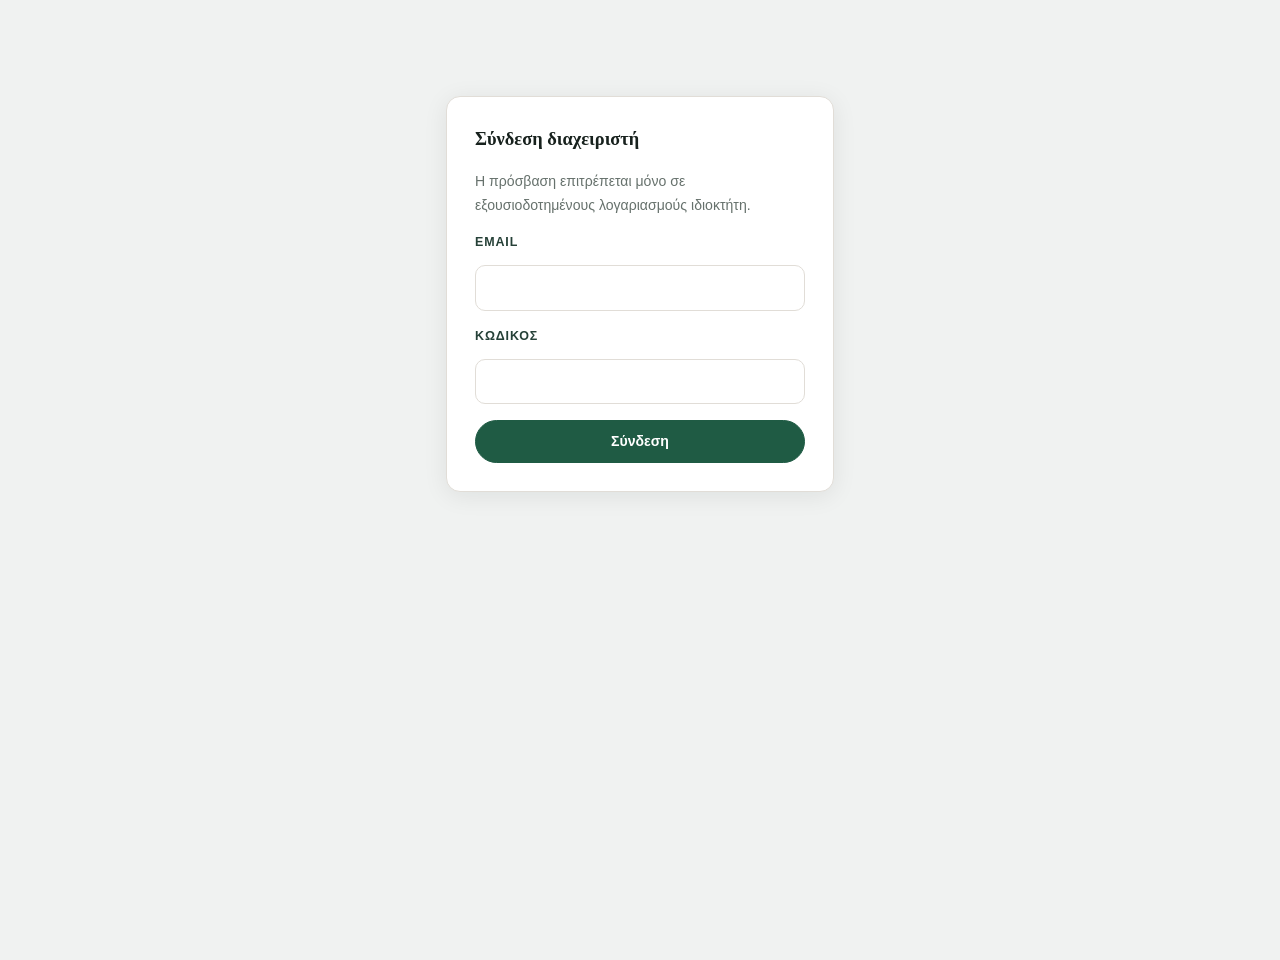
<file: admin/login.html>
<!DOCTYPE html>
<html lang="el">
<head>
  <meta charset="UTF-8">
  <meta name="viewport" content="width=device-width, initial-scale=1.0">
  <meta name="robots" content="noindex, nofollow, noarchive, nosnippet">
  <title>Admin Login — Asteria Apartments</title>
  <link rel="stylesheet" href="admin.css">
</head>
<body>
  <main class="admin-main" style="max-width: 460px; margin: 60px auto;">
    <div class="admin-card">
      <h3>Σύνδεση διαχειριστή</h3>
      <p class="admin-muted" style="margin-bottom: 16px;">Η πρόσβαση επιτρέπεται μόνο σε εξουσιοδοτημένους λογαριασμούς ιδιοκτήτη.</p>

      <form id="adminLoginForm">
        <div class="admin-form-group">
          <label class="admin-label" for="adminEmail">Email</label>
          <input class="admin-input" id="adminEmail" type="email" required autocomplete="username">
        </div>

        <div class="admin-form-group">
          <label class="admin-label" for="adminPassword">Κωδικός</label>
          <input class="admin-input" id="adminPassword" type="password" required autocomplete="current-password">
        </div>

        <p class="admin-muted" id="adminLoginError" hidden style="color: var(--admin-danger); margin-bottom: 10px;"></p>

        <button class="admin-btn admin-btn-primary" id="adminLoginBtn" type="submit" style="width: 100%; justify-content:center;">
          Σύνδεση
        </button>
      </form>
    </div>
  </main>

  <script src="login.js"></script>
</body>
</html>
</file>
<file: style.css>
/* ===================================================================
   ASTERIA APARTMENTS — Luxury Design System  v2.0
   Consolidates: style.css · premium-gallery.css
                 premium-features.css · final-polish.css
=================================================================== */

/* ── Design tokens ─────────────────────────────────────────────── */
:root {
  /* Brand */
  --gold:           #c8a96b;
  --gold-light:     #e5d4aa;
  --gold-dark:      #9a7040;

  /* Deep green — now an ACCENT/text color (headlines, icon fills,
     the footer, the hero photo overlay) rather than a full-page
     background. Softened from the old near-black to a true forest
     green that still reads dark enough for white text on top of it. */
  --forest:         #1d3b2b;
  --forest-mid:     #24462f;
  --forest-light:   #2f5a3d;

  /* Light palette — the primary site background now */
  --ivory:          #faf8f4;
  --cream:          #f2ede4;
  --sage:           #eef2ec;
  --sage-line:      #dde6da;
  --white:          #ffffff;

  /* Text */
  --text-dark:      #1a2520;
  --text-muted:     #5a6860;
  --text-light:     rgba(255, 255, 255, 0.92);
  --text-faint:     rgba(255, 255, 255, 0.62);

  /* Borders */
  --border-light:   #e0dbd2;
  --border-dark:    rgba(255, 255, 255, 0.12);
  --border-gold:    rgba(200, 169, 107, 0.42);

  /* Spacing */
  --section-pad:    clamp(64px, 8vw, 100px);
  --container:      min(1200px, 90%);

  /* Radii */
  --r-sm:   8px;
  --r-md:   16px;
  --r-lg:   24px;
  --r-xl:   32px;

  /* Shadows — soft, for a light background instead of heavy borders */
  --shadow-sm:  0 4px 16px rgba(29, 59, 43, 0.06);
  --shadow-md:  0 12px 32px rgba(29, 59, 43, 0.10);
  --shadow-lg:  0 24px 60px rgba(29, 59, 43, 0.14);

  /* Easing */
  --ease:     cubic-bezier(0.4, 0, 0.2, 1);
  --ease-out: cubic-bezier(0, 0, 0.2, 1);

  /* Hamburger animation offset */
  --hamburger-offset: 7px;
}

/* ── Reset ─────────────────────────────────────────────────────── */
*, *::before, *::after { box-sizing: border-box; margin: 0; padding: 0; }

html {
  scroll-behavior: smooth;
  scroll-padding-top: 80px;
  max-width: 100%;
  overflow-x: hidden;
}

/* Respect OS-level "reduce motion" — kills the hero zoom, scroll cue,
   card-lift hovers and scroll-triggered fade-ups without removing them
   outright (content still appears, just without the animation). */
@media (prefers-reduced-motion: reduce) {
  *, *::before, *::after {
    animation-duration: 0.01ms !important;
    animation-iteration-count: 1 !important;
    transition-duration: 0.01ms !important;
  }
  html { scroll-behavior: auto !important; }
}

body {
  font-family: 'Manrope', system-ui, Arial, sans-serif;
  line-height: 1.7;
  color: var(--text-dark);
  background: var(--white);
  overflow-x: hidden;
}

img  { display: block; max-width: 100%; }
a    { color: inherit; text-decoration: none; }
ul   { list-style: none; }

/* ── Typography ─────────────────────────────────────────────────── */
h1, h2, h3, h4 {
  font-family: 'Playfair Display', Georgia, serif;
  font-weight: 700;
  line-height: 1.12;
}

h1 { font-size: clamp(2.8rem, 6.5vw, 6.8rem); }
h2 { font-size: clamp(2rem,   4vw,   3.6rem); }
h3 { font-size: clamp(1.25rem,2vw,   1.85rem); }

p  { color: var(--text-muted); line-height: 1.75; }

/* ── Layout helpers ─────────────────────────────────────────────── */
.container {
  width: var(--container);
  margin: 0 auto;
}

.section { padding: var(--section-pad) 0; }

/* Section labels */
.section-label {
  display: inline-flex;
  align-items: center;
  gap: 12px;
  margin-bottom: 14px;
  font-size: 0.71rem;
  font-weight: 800;
  letter-spacing: 0.22em;
  text-transform: uppercase;
  color: var(--gold-dark);
}
.section-label::before {
  content: '';
  display: block;
  width: 30px;
  height: 1px;
  background: currentColor;
  flex-shrink: 0;
}
.section-label-center { justify-content: center; }
.section-label-center::before { display: none; }
.section-label-light { color: var(--gold-light); }

/* ── Skip link ─────────────────────────────────────────────────── */
.skip-link {
  position: absolute;
  top: -100%;
  left: 1rem;
  z-index: 10000;
  padding: 8px 18px;
  border-radius: var(--r-sm);
  background: var(--forest);
  color: var(--white);
  font-size: 0.9rem;
  font-weight: 700;
  transition: top 0.2s;
}
.skip-link:focus { top: 1rem; }

/* ── Buttons ────────────────────────────────────────────────────── */
.btn {
  display: inline-flex;
  align-items: center;
  justify-content: center;
  gap: 8px;
  min-height: 52px;
  padding: 13px 28px;
  border: 1.5px solid transparent;
  border-radius: 999px;
  font-family: 'Manrope', sans-serif;
  font-size: 0.87rem;
  font-weight: 800;
  letter-spacing: 0.04em;
  white-space: nowrap;
  cursor: pointer;
  transition:
    transform 0.22s var(--ease),
    background 0.22s var(--ease),
    border-color 0.22s var(--ease),
    box-shadow 0.22s var(--ease);
}
.btn:hover  { transform: translateY(-2px); }
.btn:active { transform: translateY(0); }
.btn:focus-visible { outline: 3px solid var(--gold); outline-offset: 3px; }

.btn-primary {
  background: var(--gold);
  border-color: var(--gold);
  color: var(--forest);
}
.btn-primary:hover { background: var(--gold-dark); border-color: var(--gold-dark); }

.btn-outline {
  background: transparent;
  border-color: rgba(255, 255, 255, 0.55);
  color: var(--white);
}
.btn-outline:hover { background: rgba(255, 255, 255, 0.1); border-color: rgba(255, 255, 255, 0.8); }

.btn-dark {
  background: var(--forest);
  border-color: var(--forest);
  color: var(--white);
}
.btn-dark:hover { background: var(--forest-light); border-color: var(--forest-light); }

.btn-ghost {
  background: transparent;
  border-color: var(--border-light);
  color: var(--text-dark);
}
.btn-ghost:hover { border-color: var(--gold); color: var(--gold-dark); }

.btn-gold-outline {
  background: transparent;
  border-color: var(--border-gold);
  color: var(--gold);
}
.btn-gold-outline:hover { background: var(--gold); color: var(--forest); }

.btn-sm { min-height: 40px; padding: 9px 18px; font-size: 0.8rem; }

/* ── Header ─────────────────────────────────────────────────────── */
.site-header {
  position: fixed;
  top: 0;
  left: 0;
  right: 0;
  z-index: 1000;
  height: 80px;
  display: flex;
  align-items: center;
  border-bottom: 1px solid transparent;
  background: transparent;
  transition:
    background 0.35s var(--ease),
    border-color 0.35s var(--ease),
    backdrop-filter 0.35s var(--ease);
}
.site-header.scrolled {
  background: rgba(255, 255, 255, 0.96);
  border-color: var(--sage-line);
  backdrop-filter: blur(20px);
  -webkit-backdrop-filter: blur(20px);
  box-shadow: var(--shadow-sm);
}
/* Header text/icons are white for legibility over the hero photo;
   once scrolled past it, the page behind the header is light, so
   everything flips to dark + gold instead. */
.site-header.scrolled .logo,
.site-header.scrolled .menu-button {
  color: var(--text-dark);
}
.site-header.scrolled .logo-icon,
.site-header.scrolled .logo-main,
.site-header.scrolled .logo-subtitle {
  text-shadow: none;
  filter: none;
}
.site-header.scrolled .logo-subtitle { color: var(--gold-dark); }
.site-header.scrolled .site-nav a { color: var(--text-dark); }
.site-header.scrolled .site-nav a:hover { color: var(--text-dark); background: var(--sage); }
.site-header.scrolled .nav-booking-com {
  border-color: var(--border-gold);
  color: var(--gold-dark) !important;
}
.site-header.scrolled .nav-booking-com:hover {
  background: rgba(200, 169, 107, 0.12);
  color: var(--forest) !important;
}
.site-header.scrolled .language-switch button {
  border-color: var(--sage-line);
  background: var(--sage);
  color: var(--text-dark);
}
.site-header.scrolled .language-switch button.is-active,
.site-header.scrolled .language-switch button:hover,
.site-header.scrolled .language-switch button:focus-visible {
  background: rgba(200, 169, 107, 0.16);
  border-color: var(--border-gold);
}

.header-inner {
  width: var(--container);
  margin: 0 auto;
  display: flex;
  align-items: center;
  justify-content: space-between;
  gap: 24px;
}

/* Logo — allowed to shrink (unlike .header-controls) so on very
   narrow screens the text truncates instead of pushing the hamburger/
   language switch off-screen. */
.logo {
  display: flex;
  align-items: center;
  gap: 13px;
  min-width: 0;
  color: var(--white);
  line-height: 1.1;
}
.logo-icon {
  height: 50px;
  width: auto;
  flex-shrink: 0;
  /* Soft shadow keeps the icon's linework readable when the header
     is still transparent, over a bright/busy hero photo. */
  filter: drop-shadow(0 1px 3px rgba(0, 0, 0, 0.45));
}
.logo-text {
  display: flex;
  flex-direction: column;
  gap: 3px;
  min-width: 0;
}
.logo-main {
  font-family: 'Playfair Display', serif;
  font-size: 1.22rem;
  font-weight: 700;
  letter-spacing: 0.02em;
  white-space: nowrap;
  overflow: hidden;
  text-overflow: ellipsis;
  text-shadow: 0 1px 3px rgba(0, 0, 0, 0.4);
}
/* "Apartments" gets its own weight/color so it reads as a distinct
   word next to "Asteria" instead of blending into one run of text —
   echoes the two-tone treatment in the printed logo, in the site's
   own gold instead of copying its blue/teal. */
.logo-type {
  color: var(--gold-light);
  font-weight: 800;
}
.logo-subtitle {
  font-size: 0.78rem;
  font-weight: 700;
  letter-spacing: 0.24em;
  text-transform: uppercase;
  color: var(--gold-light);
  text-shadow: 0 1px 3px rgba(0, 0, 0, 0.4);
}

/* Groups the language switch + hamburger together on the right, so on
   mobile (where .site-nav becomes an absolute dropdown, out of flow)
   the header still reads as "logo left / controls right" in one row. */
.header-controls {
  display: flex;
  align-items: center;
  gap: 14px;
  flex-shrink: 0;
}

/* Navigation */
.site-nav {
  display: flex;
  align-items: center;
  gap: 4px;
}
.site-nav a {
  padding: 8px 14px;
  border-radius: 999px;
  color: rgba(255, 255, 255, 0.86);
  font-size: 0.86rem;
  font-weight: 600;
  letter-spacing: 0.01em;
  transition: color 0.2s, background 0.2s;
}
.site-nav a:hover { color: var(--white); background: rgba(255, 255, 255, 0.09); }
.site-nav a:focus-visible { outline: 2px solid var(--gold); outline-offset: 2px; }

.nav-cta {
  margin-left: 8px;
  padding: 9px 20px !important;
  background: var(--gold) !important;
  color: var(--forest) !important;
  font-weight: 800 !important;
  border-radius: 999px;
  transition: background 0.2s, transform 0.2s !important;
}
.nav-cta:hover { background: var(--gold-dark) !important; transform: translateY(-1px); }

/* Compact outlined Booking.com link, next to the Κράτηση button */
.nav-booking-com {
  margin-left: 8px;
  padding: 8px 16px;
  border: 1px solid rgba(200, 169, 107, 0.55);
  border-radius: 999px;
  color: var(--gold-light) !important;
  font-size: 0.8rem;
  font-weight: 700;
  transition: border-color 0.2s, background 0.2s, color 0.2s;
}
.nav-booking-com:hover {
  border-color: var(--gold);
  background: rgba(200, 169, 107, 0.12);
  color: var(--white) !important;
}

/* Hamburger */
.menu-button {
  display: none;
  flex-direction: column;
  justify-content: center;
  gap: 5px;
  width: 40px;
  height: 40px;
  border: 0;
  background: transparent;
  color: var(--white);
  cursor: pointer;
  padding: 6px;
  flex-shrink: 0;
  border-radius: var(--r-sm);
}
.menu-button:focus-visible { outline: 2px solid var(--gold); outline-offset: 2px; }
.menu-button span {
  display: block;
  width: 100%;
  height: 2px;
  background: currentColor;
  border-radius: 2px;
  transition: transform 0.25s var(--ease), opacity 0.25s var(--ease);
  transform-origin: center;
}
.menu-button.is-open span:nth-child(1) { transform: translateY(var(--hamburger-offset)) rotate(45deg); }
.menu-button.is-open span:nth-child(2) { opacity: 0; }
.menu-button.is-open span:nth-child(3) { transform: translateY(calc(-1 * var(--hamburger-offset))) rotate(-45deg); }

/* ── HERO ───────────────────────────────────────────────────────── */
.hero {
  position: relative;
  /* Shorter than a full viewport on purpose — the goal is for the
     first screen to show the hero AND the start of the rooms
     section, not have the hero alone fill the whole screen. */
  min-height: 66vh;
  display: flex;
  align-items: center;
  overflow: hidden;
  background: var(--forest);
}

.hero-bg {
  position: absolute;
  inset: 0;
  background: url('images/exterior-01.jpg') center/cover no-repeat;
  transform: scale(1.06);
  transition: transform 7s ease;
  will-change: transform;
}
.hero.loaded .hero-bg { transform: scale(1); }

.hero-overlay {
  position: absolute;
  inset: 0;
  background: linear-gradient(
    108deg,
    rgba(20, 36, 27, 0.82) 0%,
    rgba(20, 36, 27, 0.58) 45%,
    rgba(20, 36, 27, 0.22) 100%
  );
}

.hero-content {
  position: relative;
  z-index: 2;
  padding-top: 128px;
  padding-bottom: 48px;
  max-width: 780px;
}

.hero-eyebrow {
  display: inline-flex;
  align-items: center;
  gap: 14px;
  margin-bottom: 18px;
  font-size: 0.74rem;
  font-weight: 800;
  letter-spacing: 0.26em;
  text-transform: uppercase;
  color: var(--gold-light);
}
.hero-eyebrow::before {
  content: '';
  display: block;
  width: 44px;
  height: 1px;
  background: var(--gold-light);
  flex-shrink: 0;
}

.hero h1 {
  color: var(--white);
  letter-spacing: -0.03em;
  line-height: 1.02;
  margin-bottom: 18px;
  text-wrap: balance;
  font-size: clamp(2.4rem, 5.2vw, 4.6rem);
}

.hero-lead {
  font-size: clamp(1rem, 1.3vw, 1.1rem);
  color: rgba(255, 255, 255, 0.85);
  line-height: 1.7;
  margin-bottom: 28px;
  max-width: 560px;
}

.hero-actions {
  display: flex;
  flex-wrap: wrap;
  gap: 14px;
}

.scroll-cue {
  position: absolute;
  bottom: 22px;
  left: 50%;
  transform: translateX(-50%);
  z-index: 3;
  display: flex;
  flex-direction: column;
  align-items: center;
  gap: 10px;
  color: rgba(255, 255, 255, 0.6);
  font-size: 0.68rem;
  font-weight: 700;
  letter-spacing: 0.22em;
  text-transform: uppercase;
}
.scroll-cue::after {
  content: '';
  display: block;
  width: 1px;
  height: 46px;
  background: linear-gradient(to bottom, rgba(255,255,255,0.5), transparent);
  animation: scrollLine 2.2s ease-in-out infinite;
}
@keyframes scrollLine {
  0%, 100% { transform: scaleY(0); transform-origin: top; opacity: 1; }
  45%       { transform: scaleY(1); transform-origin: top; opacity: 1; }
  46%       { transform: scaleY(1); transform-origin: bottom; }
  90%       { transform: scaleY(0); transform-origin: bottom; opacity: 0; }
}

/* ── ABOUT ──────────────────────────────────────────────────────── */
.about-section { background: var(--ivory); }

.about-grid {
  display: grid;
  grid-template-columns: 1fr 1fr;
  gap: 80px;
  align-items: center;
}

.about-content h2 { margin-bottom: 18px; }
.about-lead {
  font-size: 1.07rem;
  color: var(--text-dark);
  font-weight: 500;
  margin-bottom: 14px;
}
.about-content p:not(.section-label, .about-lead) { margin-bottom: 22px; }

.about-features {
  display: grid;
  grid-template-columns: 1fr 1fr;
  gap: 14px;
  margin-top: 30px;
}
.about-feature {
  padding: 22px 20px;
  border: 1px solid var(--sage-line);
  border-radius: var(--r-lg);
  background: var(--white);
  box-shadow: var(--shadow-sm);
  transition: border-color 0.3s, box-shadow 0.3s, transform 0.3s;
}
.about-feature:hover {
  border-color: var(--border-gold);
  box-shadow: var(--shadow-md);
  transform: translateY(-4px);
}

.about-feature-icon {
  display: inline-flex;
  align-items: center;
  justify-content: center;
  width: 40px;
  height: 40px;
  margin-bottom: 14px;
  border-radius: 999px;
  background: var(--sage);
  border: 1px solid var(--border-gold);
  color: var(--gold-dark);
  font-size: 1.1rem;
}
.about-feature strong {
  display: block;
  font-family: 'Playfair Display', serif;
  font-size: 1.05rem;
  font-weight: 700;
  color: var(--text-dark);
  margin-bottom: 6px;
}
.about-feature span { font-size: 0.85rem; color: var(--text-muted); line-height: 1.6; }

/* About image column */
.about-image-col { position: relative; }
.about-image-frame {
  position: relative;
  height: 600px;
  border-radius: var(--r-lg);
  overflow: hidden;
  box-shadow: var(--shadow-lg);
}
.about-image-frame img {
  width: 100%;
  height: 100%;
  object-fit: cover;
  transition: transform 0.6s var(--ease);
}
.about-image-frame:hover img { transform: scale(1.04); }

.about-badge {
  position: absolute;
  bottom: -22px;
  left: -22px;
  padding: 22px 26px;
  border-radius: var(--r-md);
  background: var(--forest);
  color: var(--white);
  box-shadow: var(--shadow-md);
}
.about-badge strong {
  display: block;
  font-family: 'Playfair Display', serif;
  font-size: 2.5rem;
  color: var(--gold);
  line-height: 1;
  margin-bottom: 4px;
}
.about-badge span {
  font-size: 0.76rem;
  font-weight: 700;
  letter-spacing: 0.1em;
  text-transform: uppercase;
  color: rgba(255, 255, 255, 0.68);
}

/* ── ROOMS ──────────────────────────────────────────────────────── */
.rooms-section { background: var(--ivory); }
.rooms-section .section-label { color: var(--gold-dark); }

.rooms-section-header {
  display: flex;
  justify-content: space-between;
  align-items: flex-end;
  gap: 40px;
  margin-bottom: 36px;
}
.rooms-section-header h2 { color: var(--text-dark); }
.rooms-section-header > p { max-width: 400px; color: var(--text-muted); }

.rooms-grid {
  display: grid;
  grid-template-columns: repeat(3, 1fr);
  gap: 22px;
}

.room-card {
  border-radius: var(--r-lg);
  background: var(--white);
  border: 1px solid var(--sage-line);
  box-shadow: var(--shadow-sm);
  overflow: hidden;
  display: flex;
  flex-direction: column;
  transition: transform 0.3s var(--ease), box-shadow 0.3s var(--ease), border-color 0.3s;
}
.room-card:hover {
  transform: translateY(-4px);
  box-shadow: var(--shadow-md);
  border-color: var(--border-gold);
}
.room-card.featured { border-color: var(--border-gold); }

.room-image-wrapper {
  position: relative;
  height: 180px;
  overflow: hidden;
  flex-shrink: 0;
}
.room-image-wrapper img {
  width: 100%;
  height: 100%;
  object-fit: cover;
  transition: transform 0.55s var(--ease);
}
.room-card:hover .room-image-wrapper img { transform: scale(1.07); }

/* Mini photo carousel inside each room card */
.room-carousel { position: relative; width: 100%; height: 100%; }
.room-carousel::after {
  content: "";
  position: absolute;
  inset: auto 0 0 0;
  height: 46px;
  z-index: 1;
  background: linear-gradient(180deg, transparent, rgba(0, 0, 0, 0.45));
  pointer-events: none;
}
.room-carousel-track {
  display: flex;
  width: 100%;
  height: 100%;
  overflow-x: auto;
  scroll-snap-type: x mandatory;
  scrollbar-width: none;
}
.room-carousel-track::-webkit-scrollbar { display: none; }
.room-carousel-track img { flex: 0 0 100%; scroll-snap-align: start; }

.room-carousel-dots {
  position: absolute;
  bottom: 12px;
  left: 50%;
  transform: translateX(-50%);
  z-index: 2;
  display: flex;
  gap: 6px;
}
.room-carousel-dot {
  width: 7px;
  height: 7px;
  padding: 0;
  border: 0;
  border-radius: 50%;
  background: rgba(255, 255, 255, 0.5);
  cursor: pointer;
  transition: background 0.2s, transform 0.2s;
}
.room-carousel-dot.is-active { background: var(--gold); transform: scale(1.35); }

.room-badge {
  position: absolute;
  top: 12px;
  left: 12px;
  padding: 5px 12px;
  border-radius: 999px;
  background: var(--gold);
  color: var(--forest);
  font-size: 0.68rem;
  font-weight: 800;
  letter-spacing: 0.08em;
  text-transform: uppercase;
}

.room-card-content {
  padding: 18px 20px 20px;
  display: flex;
  flex-direction: column;
  flex: 1;
}
.room-capacity {
  font-size: 0.66rem;
  font-weight: 800;
  letter-spacing: 0.13em;
  text-transform: uppercase;
  color: var(--gold-dark);
  margin-bottom: 4px;
}
.room-card-content h3 {
  color: var(--text-dark);
  font-size: 1.28rem;
  margin-bottom: 6px;
}
.room-card-content > p {
  color: var(--text-muted);
  font-size: 0.85rem;
  line-height: 1.55;
  margin-bottom: 12px;
  /* One line only — the room's own page-level description covers
     the detail; the card just needs to orient, not explain. */
  display: -webkit-box;
  -webkit-line-clamp: 1;
  -webkit-box-orient: vertical;
  overflow: hidden;
}

/* Trimmed to the 3 most decision-relevant amenities per room instead
   of a 6-tag wall — the rest live on in the room's alt text / full
   description, this is just a fast scan. */
.room-features {
  display: flex;
  flex-wrap: wrap;
  gap: 6px;
  margin-bottom: 14px;
}
.room-tag {
  padding: 3px 10px;
  border-radius: 999px;
  border: 1px solid var(--sage-line);
  background: var(--sage);
  color: var(--text-muted);
  font-size: 0.71rem;
  font-weight: 600;
}
/* Show only the 3 most decision-relevant tags per card — A/C, Wi-Fi
   etc. are already covered site-wide in the Amenities section, no
   need to repeat all 6 on every card. */
.room-tag:nth-child(n + 4) { display: none; }

.room-footer {
  display: flex;
  align-items: center;
  justify-content: space-between;
  gap: 10px;
  padding-top: 14px;
  border-top: 1px solid var(--sage-line);
  margin-top: auto;
}
.room-price small {
  display: block;
  font-size: 0.68rem;
  color: var(--text-muted);
  margin-bottom: 1px;
}
.room-price strong,
.room-price a {
  font-family: 'Playfair Display', serif;
  font-size: 1.3rem;
  color: var(--gold-dark);
  font-weight: 700;
}
.room-price a {
  text-decoration: underline;
  text-decoration-color: rgba(154, 112, 64, 0.35);
  text-underline-offset: 3px;
  transition: color 0.2s, text-decoration-color 0.2s;
}
.room-price a:hover {
  color: var(--gold);
  text-decoration-color: var(--gold);
}
.room-actions { display: flex; gap: 8px; }

/* ── AMENITIES ──────────────────────────────────────────────────── */
.amenities-section { background: var(--cream); }

.amenities-header {
  text-align: center;
  max-width: 620px;
  margin: 0 auto 56px;
}
.amenities-header h2 { margin: 12px 0; }

.amenities-grid {
  display: grid;
  grid-template-columns: repeat(4, 1fr);
  gap: 18px;
}
.amenity {
  padding: 26px 22px;
  border-radius: var(--r-lg);
  background: var(--white);
  border: 1px solid var(--sage-line);
  box-shadow: var(--shadow-sm);
  transition: transform 0.25s var(--ease), box-shadow 0.25s var(--ease), border-color 0.25s;
}
.amenity:hover {
  transform: translateY(-4px);
  box-shadow: var(--shadow-md);
  border-color: var(--border-gold);
}
.amenity-icon {
  display: grid;
  place-items: center;
  width: 44px;
  height: 44px;
  border-radius: 999px;
  background: var(--sage);
  border: 1px solid var(--border-gold);
  color: var(--gold-dark);
  font-size: 1.15rem;
  margin-bottom: 14px;
  transition: background 0.22s, border-color 0.22s;
}
.amenity:hover .amenity-icon { border-color: var(--gold); }
.amenity h3 {
  font-family: 'Playfair Display', serif;
  font-size: 1.05rem;
  font-weight: 700;
  color: var(--text-dark);
  margin-bottom: 6px;
}
.amenity p { font-size: 0.85rem; margin: 0; color: var(--text-muted); line-height: 1.6; }

/* ── GALLERY ────────────────────────────────────────────────────── */
.gallery-section { background: var(--ivory); }

.gallery-section-header {
  display: flex;
  justify-content: space-between;
  align-items: flex-end;
  gap: 40px;
  margin-bottom: 36px;
}
.gallery-section-header h2 { max-width: 460px; }

.gallery-grid {
  display: grid;
  grid-template-columns: repeat(12, 1fr);
  grid-auto-rows: 250px;
  gap: 12px;
}

/* Mosaic layout */
.gallery-item { grid-column: span 4; }
.gallery-item:nth-child(1) { grid-column: span 5; grid-row: span 2; }
.gallery-item:nth-child(2) { grid-column: span 4; }
.gallery-item:nth-child(3) { grid-column: span 3; }
.gallery-item:nth-child(4) { grid-column: span 3; }
.gallery-item:nth-child(5) { grid-column: span 4; }

.gallery-item {
  position: relative;
  overflow: hidden;
  border-radius: var(--r-md);
  cursor: zoom-in;
  border: 0;
  padding: 0;
  background: var(--forest-mid);
}
.gallery-item img {
  width: 100%;
  height: 100%;
  object-fit: cover;
  transition: transform 0.55s var(--ease), filter 0.4s var(--ease);
}
.gallery-item:hover img { transform: scale(1.06); filter: brightness(0.82); }

.gallery-item::after {
  content: 'Προβολή';
  position: absolute;
  bottom: 14px;
  right: 14px;
  padding: 7px 13px;
  border-radius: 999px;
  border: 1px solid rgba(255, 255, 255, 0.4);
  background: rgba(9, 22, 16, 0.62);
  color: var(--white);
  font-size: 0.75rem;
  font-weight: 700;
  letter-spacing: 0.06em;
  opacity: 0;
  transform: translateY(7px);
  transition: opacity 0.25s, transform 0.25s;
  backdrop-filter: blur(8px);
  pointer-events: none;
}
.gallery-item:hover::after,
.gallery-item:focus-visible::after { opacity: 1; transform: translateY(0); }

.gallery-item:focus-visible {
  outline: 3px solid var(--gold);
  outline-offset: 3px;
}

/* Always show overlay on touch devices */
@media (hover: none) {
  .gallery-item::after { opacity: 1; transform: none; }
}

.gallery-categories {
  display: flex;
  flex-direction: column;
  gap: 40px;
}

.gallery-category-head {
  display: flex;
  align-items: center;
  justify-content: space-between;
  gap: 16px;
  margin-bottom: 16px;
}

.gallery-category-title {
  font-size: 1.02rem;
  font-weight: 800;
  color: var(--gold-dark);
  text-transform: uppercase;
  letter-spacing: 0.09em;
}

.gallery-scroll-arrows { display: flex; gap: 8px; flex-shrink: 0; }
.gallery-arrow {
  display: grid;
  place-items: center;
  width: 36px;
  height: 36px;
  border-radius: 50%;
  border: 1px solid var(--border-light);
  background: var(--white);
  color: var(--text-dark);
  font-size: 1.1rem;
  cursor: pointer;
  transition: border-color 0.2s, background 0.2s, color 0.2s;
}
.gallery-arrow:hover {
  border-color: var(--gold);
  background: var(--forest);
  color: var(--gold);
}

.gallery-scroll {
  display: flex;
  gap: 18px;
  overflow-x: auto;
  scroll-snap-type: x mandatory;
  padding-bottom: 14px;
  scrollbar-width: thin;
  scrollbar-color: var(--gold) transparent;
}
.gallery-scroll::-webkit-scrollbar { height: 7px; }
.gallery-scroll::-webkit-scrollbar-track { background: transparent; }
.gallery-scroll::-webkit-scrollbar-thumb { background: rgba(200, 169, 107, 0.45); border-radius: 999px; }

.premium-gallery-card {
  position: relative;
  display: block;
  flex: 0 0 clamp(220px, 32vw, 300px);
  scroll-snap-align: start;
  padding: 0;
  border: 0;
  border-radius: 18px;
  overflow: hidden;
  background: #0e1714;
  cursor: pointer;
  box-shadow: 0 14px 30px rgba(0, 0, 0, 0.18);
  aspect-ratio: 4 / 3;
  transition: transform 0.25s ease, box-shadow 0.25s ease;
}

.premium-gallery-card img {
  width: 100%;
  height: 100%;
  object-fit: cover;
  transition: transform 0.35s ease, filter 0.35s ease;
}

.premium-gallery-card:hover,
.premium-gallery-card:focus-visible {
  transform: translateY(-4px);
  box-shadow: 0 20px 42px rgba(0, 0, 0, 0.25);
}

.premium-gallery-card:hover img,
.premium-gallery-card:focus-visible img {
  transform: scale(1.04);
  filter: brightness(0.9);
}

.premium-lightbox {
  position: fixed;
  inset: 0;
  z-index: 9999;
  display: grid;
  place-items: center;
  padding: 72px 88px;
  background: rgba(5, 9, 8, 0.94);
  backdrop-filter: blur(10px);
  opacity: 0;
  visibility: hidden;
  transition: opacity 0.2s ease, visibility 0.2s ease;
}

.premium-lightbox.is-open {
  opacity: 1;
  visibility: visible;
}

.premium-lightbox-figure {
  margin: 0;
  width: min(1100px, 100%);
}

.premium-lightbox-figure img {
  width: 100%;
  max-height: 80vh;
  object-fit: contain;
  border-radius: 18px;
  box-shadow: 0 30px 80px rgba(0, 0, 0, 0.45);
}

.premium-lightbox-close,
.premium-lightbox-nav {
  position: absolute;
  border: 1px solid rgba(255, 255, 255, 0.24);
  background: rgba(255, 255, 255, 0.12);
  color: #fff;
  cursor: pointer;
  transition: background 0.2s ease, transform 0.2s ease;
}

.premium-lightbox-close:hover,
.premium-lightbox-nav:hover {
  background: rgba(255, 255, 255, 0.2);
}

.premium-lightbox-close {
  top: 24px;
  right: 24px;
  width: 48px;
  height: 48px;
  border-radius: 50%;
  font-size: 2rem;
  line-height: 1;
}

.premium-lightbox-nav {
  top: 50%;
  width: 52px;
  height: 68px;
  border-radius: 14px;
  font-size: 2.2rem;
  transform: translateY(-50%);
}

.premium-lightbox-prev { left: 24px; }
.premium-lightbox-next { right: 24px; }

body.premium-lightbox-open { overflow: hidden; }

/* ── OFFERS ─────────────────────────────────────────────────────── */
.offers-section {
  position: relative;
  overflow: hidden;
  background: var(--sage);
}
/* The photo backdrop + dark overlay this section used to have made
   it read as another "heavy black block" — a promo section doesn't
   need a moody photo behind it the way the hero does, so it's a
   plain light section now like everything around it. */
.offers-bg,
.offers-overlay { display: none; }
.offers-inner {
  position: relative;
  z-index: 2;
}
.offers-inner .section-label { color: var(--gold-dark); }

.offers-header {
  text-align: center;
  margin-bottom: 40px;
}
.offers-header h2 { color: var(--text-dark); }
.offers-header p  { color: var(--text-muted); max-width: 500px; margin: 12px auto 0; }

.offers-grid {
  display: grid;
  grid-template-columns: repeat(3, 1fr);
  gap: 20px;
}

.offer-card {
  padding: 26px 24px;
  border: 1px solid var(--sage-line);
  border-radius: var(--r-lg);
  background: var(--white);
  box-shadow: var(--shadow-sm);
  transition: border-color 0.3s, box-shadow 0.3s, transform 0.3s;
}
.offer-card:hover {
  border-color: var(--border-gold);
  box-shadow: var(--shadow-md);
  transform: translateY(-4px);
}
.offer-badge {
  display: inline-block;
  padding: 4px 12px;
  border-radius: 999px;
  background: var(--gold);
  color: var(--forest);
  font-size: 0.7rem;
  font-weight: 800;
  letter-spacing: 0.1em;
  text-transform: uppercase;
  margin-bottom: 16px;
}
.offer-card h3 { font-size: 1.25rem; color: var(--text-dark); margin-bottom: 8px; }
.offer-card > p { color: var(--text-muted); font-size: 0.87rem; line-height: 1.7; margin-bottom: 18px; }
.offer-card ul { margin-bottom: 22px; }
.offer-card li {
  font-size: 0.84rem;
  color: var(--text-dark);
  padding: 4px 0;
  display: flex;
  gap: 8px;
}
.offer-card li::before { content: '✓'; color: var(--gold-dark); font-weight: 800; flex-shrink: 0; }

/* ── REVIEWS ────────────────────────────────────────────────────── */
.reviews-section { background: var(--white); }
.reviews-section .section-label { color: var(--gold-dark); }

.reviews-section-header {
  display: flex;
  justify-content: space-between;
  align-items: flex-end;
  gap: 40px;
  margin-bottom: 44px;
}

.reviews-grid {
  display: grid;
  grid-template-columns: repeat(3, 1fr);
  gap: 20px;
  margin-bottom: 56px;
}

.review-card {
  padding: 28px;
  border-radius: var(--r-lg);
  border: 1px solid var(--border-light);
  background: var(--ivory);
  transition: box-shadow 0.25s, border-color 0.25s;
}
.review-card:hover { box-shadow: var(--shadow-md); border-color: var(--gold); }

.review-card-stars { display: flex; gap: 3px; margin-bottom: 14px; }
.review-card-stars span { color: var(--gold); font-size: 1rem; }

.review-card blockquote {
  font-style: italic;
  color: var(--text-dark);
  font-size: 0.93rem;
  line-height: 1.7;
  margin-bottom: 18px;
  border: 0;
  padding: 0;
}

.review-author {
  display: flex;
  align-items: center;
  gap: 12px;
  border-top: 1px solid var(--border-light);
  padding-top: 14px;
}
.review-avatar {
  width: 38px;
  height: 38px;
  border-radius: 50%;
  background: var(--forest-light);
  color: var(--white);
  display: grid;
  place-items: center;
  font-size: 0.82rem;
  font-weight: 800;
  flex-shrink: 0;
}
.review-author-info strong {
  display: block;
  font-size: 0.88rem;
  font-weight: 800;
  color: var(--text-dark);
}
.review-author-info span { font-size: 0.76rem; color: var(--text-muted); }

/* Reviews placeholder (shown when no reviews exist yet) */
.reviews-placeholder {
  grid-column: span 3;
  padding: 44px 32px;
  border: 2px dashed var(--border-light);
  border-radius: var(--r-lg);
  text-align: center;
}
.reviews-placeholder-stars {
  font-size: 1.5rem;
  color: var(--gold);
  letter-spacing: 0.1em;
  margin-bottom: 16px;
}
.reviews-placeholder h3 { font-size: 1.3rem; margin-bottom: 10px; }
.reviews-placeholder p { max-width: 480px; margin: 0 auto 24px; }

/* Review submission form */
.review-form-wrapper {
  background: var(--cream);
  border-radius: var(--r-xl);
  padding: 56px;
  max-width: 780px;
  margin: 0 auto;
  border: 1px solid var(--border-light);
}
.review-form-wrapper h3 { font-size: 1.65rem; margin-bottom: 8px; }
.review-form-wrapper > p { margin-bottom: 32px; font-size: 0.94rem; }

.review-form {
  display: grid;
  grid-template-columns: 1fr 1fr;
  gap: 16px;
}
.form-col-full { grid-column: span 2; }

.form-field { display: grid; gap: 6px; }
.form-field label {
  font-size: 0.75rem;
  font-weight: 800;
  letter-spacing: 0.1em;
  text-transform: uppercase;
  color: var(--text-dark);
}
.form-field input,
.form-field select,
.form-field textarea {
  width: 100%;
  padding: 12px 15px;
  border: 1.5px solid var(--border-light);
  border-radius: var(--r-md);
  background: var(--white);
  color: var(--text-dark);
  font: inherit;
  font-size: 0.94rem;
  transition: border-color 0.2s, box-shadow 0.2s;
}
.form-field input:focus,
.form-field select:focus,
.form-field textarea:focus {
  outline: none;
  border-color: var(--gold);
  box-shadow: 0 0 0 3px rgba(200, 169, 107, 0.18);
}
.form-field textarea { resize: vertical; min-height: 110px; }

/* Star rating widget */
.star-rating-field .star-widget {
  display: flex;
  flex-direction: row-reverse;
  gap: 4px;
}
.star-rating-field input[type="radio"] { display: none; }
.star-rating-field label {
  font-size: 1.9rem;
  color: var(--border-light);
  cursor: pointer;
  letter-spacing: 0;
  text-transform: none;
  transition: color 0.15s;
}
.star-rating-field input:checked ~ label,
.star-rating-field label:hover,
.star-rating-field label:hover ~ label { color: var(--gold); }

/* Consent checkbox */
.consent-row {
  display: flex;
  align-items: flex-start;
  gap: 12px;
  grid-column: span 2;
}
.consent-row input[type="checkbox"] { margin-top: 3px; flex-shrink: 0; width: 16px; height: 16px; }
.consent-row label {
  font-size: 0.84rem;
  font-weight: 500;
  letter-spacing: 0;
  text-transform: none;
  color: var(--text-muted);
}

/* Moderation notice */
.form-notice {
  grid-column: span 2;
  padding: 12px 16px;
  border-radius: var(--r-sm);
  background: rgba(200, 169, 107, 0.1);
  border-left: 3px solid var(--gold);
  font-size: 0.83rem;
  color: var(--text-muted);
}

/* Success / error states */
.form-message {
  grid-column: span 2;
  padding: 14px 18px;
  border-radius: var(--r-md);
  font-size: 0.9rem;
  font-weight: 600;
  display: none;
}
.form-message.is-success {
  display: block;
  background: rgba(34, 120, 70, 0.1);
  border: 1px solid rgba(34, 120, 70, 0.3);
  color: #1a6040;
}
.form-message.is-error {
  display: block;
  background: rgba(180, 50, 50, 0.08);
  border: 1px solid rgba(180, 50, 50, 0.3);
  color: #b03030;
}

/* ── BOOKING BAR — compact, Booking.com-style single row ─────────
   Not fixed: sits as a card overlapping the hero's bottom edge via
   negative margin, then scrolls with the page like any other
   content. Light card on the new light theme, gold accents only. */
.booking-bar {
  position: relative;
  z-index: 5;
  width: min(1080px, 92vw);
  margin: -46px auto 0;
  /* So scrollIntoView() from the room-card "Κράτηση" buttons doesn't
     tuck the top of the bar under the fixed header. */
  scroll-margin-top: 96px;
  background: var(--white);
  border: 1px solid var(--sage-line);
  border-radius: var(--r-lg);
  box-shadow: var(--shadow-lg);
  transition: box-shadow 0.4s var(--ease);
}
/* Momentary attention cue for "Κράτηση" buttons elsewhere on the
   page that jump here — gives visible feedback on click even when
   there's nowhere further to scroll. */
.booking-bar.is-highlighted {
  box-shadow: var(--shadow-lg), 0 0 0 4px rgba(200, 169, 107, 0.35);
}

.booking-row {
  display: flex;
  align-items: stretch;
  flex-wrap: wrap;
}

.booking-field {
  display: flex;
  flex-direction: column;
  justify-content: center;
  gap: 2px;
  flex: 1 1 118px;
  min-width: 100px;
  padding: 12px 18px;
  border-right: 1px solid var(--sage-line);
}
.booking-row .booking-field:last-of-type { border-right: 0; }

.booking-field span {
  font-size: 0.62rem;
  font-weight: 800;
  letter-spacing: 0.09em;
  text-transform: uppercase;
  color: var(--gold-dark);
}

.booking-field input,
.booking-field select,
.booking-field textarea {
  width: 100%;
  border: 0;
  padding: 0;
  background: transparent;
  color: var(--text-dark);
  font: inherit;
  font-size: 0.85rem;
  font-weight: 700;
}
.booking-field select { cursor: pointer; }
.booking-field input:focus,
.booking-field select:focus,
.booking-field textarea:focus { outline: none; }
.booking-field select option { background: var(--white); color: var(--text-dark); }
.booking-field input::placeholder,
.booking-field textarea::placeholder { color: var(--text-muted); }

.booking-continue {
  flex: 0 0 auto;
  align-self: center;
  margin: 10px 14px;
  white-space: nowrap;
  min-height: 46px !important;
  padding: 0 26px !important;
  font-size: 0.82rem !important;
  border-radius: 10px !important;
}

/* Step 2 — collapsed by default; JS removes [hidden] then adds
   .is-open a frame later so this can transition in smoothly instead
   of popping open. */
.booking-step2 {
  max-height: 0;
  overflow: hidden;
  opacity: 0;
  border-top: 1px solid var(--sage-line);
  transition: max-height 0.45s var(--ease), opacity 0.35s var(--ease);
}
.booking-step2.is-open {
  max-height: 400px;
  opacity: 1;
}
.booking-step2 .booking-field { padding: 10px 18px; }

.booking-message {
  border-right: 0;
  border-top: 1px solid var(--sage-line);
  padding: 10px 18px !important;
}
.booking-message textarea {
  resize: none;
  font-weight: 500;
  line-height: 1.5;
}

.booking-submit {
  display: block;
  width: calc(100% - 28px);
  margin: 6px 14px 14px;
  min-height: 46px !important;
  font-size: 0.82rem !important;
  border-radius: 10px !important;
}
.booking-submit:disabled {
  opacity: 0.7;
  cursor: not-allowed;
  transform: none !important;
}

.booking-summary {
  padding: 10px 18px 16px;
  color: var(--text-muted);
  font-size: 0.76rem;
  text-align: center;
  border-top: 1px solid var(--sage-line);
}

/* Booking platform links (now shown in the Contact section) */
.booking-platforms {
  display: flex;
  gap: 14px;
  justify-content: flex-start;
  flex-wrap: wrap;
  margin-top: 20px;
}
.booking-platform-card {
  display: flex;
  align-items: center;
  gap: 10px;
  padding: 13px 20px;
  border: 1px solid rgba(255, 255, 255, 0.18);
  border-radius: var(--r-md);
  background: rgba(255, 255, 255, 0.07);
  color: var(--white);
  font-size: 0.87rem;
  font-weight: 700;
  transition: border-color 0.2s, background 0.2s, transform 0.2s;
}
.booking-platform-card:hover {
  border-color: var(--border-gold);
  background: rgba(255, 255, 255, 0.12);
  transform: translateY(-2px);
}
.booking-platform-card .p-icon { font-size: 1.3rem; }

/* ── LOCATION ───────────────────────────────────────────────────── */
.location-section { background: var(--white); }
.location-section .section-label { color: var(--gold-dark); }

.location-grid {
  display: grid;
  grid-template-columns: 0.9fr 1.1fr;
  gap: 80px;
  align-items: start;
}

.location-content h2 { margin-bottom: 18px; }
.location-content > p { margin-bottom: 24px; }

.location-highlights {
  display: grid;
  grid-template-columns: repeat(2, 1fr);
  gap: 14px;
  margin: 24px 0 32px;
}
.location-highlight {
  display: flex;
  align-items: flex-start;
  gap: 12px;
  padding: 16px;
  border: 1px solid var(--sage-line);
  border-radius: var(--r-md);
  background: var(--sage);
  transition: border-color 0.22s, transform 0.22s, box-shadow 0.22s;
}
.location-highlight:hover {
  border-color: var(--border-gold);
  transform: translateY(-3px);
  box-shadow: var(--shadow-sm);
}
.location-highlight-icon {
  display: grid;
  place-items: center;
  width: 36px;
  height: 36px;
  border-radius: 999px;
  background: var(--white);
  border: 1px solid var(--border-gold);
  color: var(--gold-dark);
  font-size: 1.05rem;
  flex-shrink: 0;
}
.location-highlight-text strong { display: block; font-size: 0.88rem; font-weight: 800; color: var(--text-dark); margin-bottom: 2px; }
.location-highlight-text span  { font-size: 0.8rem; color: var(--text-muted); }

.location-actions { display: flex; gap: 12px; flex-wrap: wrap; }

.location-visual { position: relative; }
.map-frame-wrapper {
  border-radius: var(--r-lg);
  overflow: hidden;
  box-shadow: var(--shadow-lg);
  height: 480px;
}
.map-frame { width: 100%; height: 100%; border: 0; }

.location-card {
  position: absolute;
  top: 18px;
  left: 18px;
  z-index: 2;
  padding: 12px 16px;
  border-radius: var(--r-md);
  background: rgba(255, 255, 255, 0.92);
  backdrop-filter: blur(6px);
  -webkit-backdrop-filter: blur(6px);
  box-shadow: var(--shadow-md);
  max-width: 190px;
}
.location-card-label {
  display: block;
  font-size: 0.67rem;
  font-weight: 800;
  letter-spacing: 0.15em;
  text-transform: uppercase;
  color: var(--gold-dark);
  margin-bottom: 4px;
}
.location-card strong { display: block; font-size: 0.88rem; font-weight: 800; color: var(--text-dark); margin-bottom: 2px; }
.location-card span  { font-size: 0.78rem; color: var(--text-muted); }

/* Nearby attractions */
.nearby-section { background: var(--ivory); }
.nearby-section .section-label { color: var(--gold-dark); }

.nearby-header { text-align: center; max-width: 560px; margin: 0 auto 44px; }
.nearby-header h2 { margin: 12px 0; }

.nearby-grid {
  display: grid;
  grid-template-columns: repeat(4, 1fr);
  gap: 16px;
}
.nearby-card {
  padding: 26px 20px;
  border: 1px solid var(--border-light);
  border-radius: var(--r-lg);
  background: var(--white);
  transition: transform 0.25s var(--ease), box-shadow 0.25s var(--ease), border-color 0.25s;
}
.nearby-card:hover {
  transform: translateY(-4px);
  box-shadow: var(--shadow-md);
  border-color: var(--gold);
}
.nearby-card > span {
  display: grid;
  place-items: center;
  width: 48px;
  height: 48px;
  border-radius: 50%;
  background: var(--cream);
  font-size: 1.25rem;
  margin-bottom: 14px;
}
.nearby-card h3 {
  font-family: 'Manrope', sans-serif;
  font-size: 0.96rem;
  font-weight: 800;
  color: var(--text-dark);
  margin-bottom: 7px;
}
.nearby-card p { font-size: 0.84rem; margin: 0; }
.nearby-card-links {
  display: flex;
  flex-wrap: wrap;
  gap: 8px;
  margin-top: 14px;
}
.nearby-card-links:empty { display: none; }

/* ── CONTACT ────────────────────────────────────────────────────── */
.contact-section { background: var(--cream); }
.contact-section .section-label { color: var(--gold-dark); }

.contact-grid {
  display: grid;
  grid-template-columns: 1.05fr 0.95fr;
  gap: 80px;
  align-items: start;
}

.contact-content h2 { color: var(--text-dark); margin-bottom: 14px; }
.contact-content > p { color: var(--text-muted); margin-bottom: 34px; }

.contact-actions { display: flex; flex-wrap: wrap; gap: 12px; margin-bottom: 44px; }

.contact-links { display: grid; gap: 12px; }
.contact-link-row {
  display: flex;
  align-items: center;
  gap: 14px;
  padding: 16px 20px;
  border: 1px solid var(--sage-line);
  border-radius: var(--r-md);
  background: var(--white);
  color: var(--text-dark);
  transition: border-color 0.2s, box-shadow 0.2s;
}
.contact-link-row:hover {
  border-color: var(--border-gold);
  box-shadow: var(--shadow-sm);
}
.contact-link-icon { font-size: 1.2rem; flex-shrink: 0; }
.contact-link-info strong {
  display: block;
  font-size: 0.76rem;
  font-weight: 800;
  letter-spacing: 0.1em;
  text-transform: uppercase;
  color: var(--text-muted);
  margin-bottom: 2px;
}
.contact-link-info span { font-size: 0.95rem; font-weight: 600; color: var(--text-dark); }

/* Contact info card */
.contact-info-card {
  padding: 34px;
  border: 1px solid var(--border-gold);
  border-radius: var(--r-xl);
  background: var(--white);
  box-shadow: var(--shadow-sm);
}
.contact-info-card h3 { font-size: 1.5rem; color: var(--text-dark); margin-bottom: 6px; }
.contact-info-card > p { color: var(--text-muted); font-size: 0.9rem; margin-bottom: 26px; }

.contact-info-list { display: grid; gap: 0; margin-bottom: 28px; }
.contact-info-list li {
  display: flex;
  justify-content: space-between;
  gap: 16px;
  padding: 11px 0;
  border-bottom: 1px solid var(--sage-line);
  font-size: 0.88rem;
  color: var(--text-muted);
}
.contact-info-list li strong { color: var(--text-dark); font-weight: 700; text-align: right; }

/* ── FOOTER ─────────────────────────────────────────────────────── */
.site-footer {
  position: relative;
  overflow: hidden;
}
.footer-bg {
  position: absolute;
  inset: 0;
  background: url('images/exterior-05.jpg') center/cover no-repeat;
}
.footer-overlay {
  position: absolute;
  inset: 0;
  /* Deliberately kept dark — a dark footer as a "frame" beneath an
     otherwise light page is the same move Aman/Domes-style sites
     make; it's a small proportion of the page, not another big
     heavy block, and bookends nicely against the hero above. */
  background: linear-gradient(180deg, rgba(29, 59, 43, 0.86) 0%, rgba(19, 39, 29, 0.95) 100%);
}
.footer-inner {
  position: relative;
  z-index: 2;
  /* Deliberately NOT var(--section-pad) — the section above the
     footer already ends with that much bottom padding, so reusing
     it here stacked into a large empty gap before any real content
     (read as "something didn't load"). Footer just needs its own
     modest breathing room. */
  padding: 52px 0 0;
}

.footer-grid {
  display: grid;
  grid-template-columns: 1.8fr 1fr 1fr 1.5fr;
  gap: 48px;
  padding-bottom: 40px;
  border-bottom: 1px solid rgba(255, 255, 255, 0.1);
}

.footer-logo {
  display: block;
  font-family: 'Playfair Display', serif;
  font-size: 1.35rem;
  color: var(--white);
  margin-bottom: 14px;
}
.footer-brand p {
  color: rgba(255, 255, 255, 0.58);
  font-size: 0.88rem;
  line-height: 1.75;
  max-width: 275px;
  margin-bottom: 24px;
}

.footer-follow h4 {
  font-family: 'Manrope', sans-serif;
  font-size: 0.7rem;
  font-weight: 800;
  letter-spacing: 0.18em;
  text-transform: uppercase;
  color: var(--gold);
  margin-bottom: 14px;
}
.footer-social { display: flex; gap: 12px; }
.social-link {
  display: grid;
  place-items: center;
  width: 34px;
  height: 34px;
  border: 1px solid rgba(200, 169, 107, 0.25);
  border-radius: 50%;
  background: rgba(255, 255, 255, 0.03);
  backdrop-filter: blur(6px);
  -webkit-backdrop-filter: blur(6px);
  color: rgba(255, 255, 255, 0.62);
  transition:
    border-color 0.25s var(--ease),
    color 0.25s var(--ease),
    background 0.25s var(--ease),
    transform 0.25s var(--ease),
    box-shadow 0.25s var(--ease);
}
.social-link svg { width: 14px; height: 14px; fill: currentColor; }
.social-link:hover,
.social-link:focus-visible {
  border-color: var(--gold);
  color: var(--gold);
  background: rgba(200, 169, 107, 0.12);
  transform: scale(1.08);
  box-shadow: 0 0 14px rgba(200, 169, 107, 0.32);
  outline: none;
}

.footer-col h4 {
  font-family: 'Manrope', sans-serif;
  font-size: 0.73rem;
  font-weight: 800;
  letter-spacing: 0.18em;
  text-transform: uppercase;
  color: var(--gold);
  margin-bottom: 20px;
}
.footer-col a,
.footer-col span {
  display: block;
  color: rgba(255, 255, 255, 0.62);
  font-size: 0.87rem;
  margin-bottom: 9px;
  transition: color 0.2s;
}
.footer-col a:hover { color: var(--white); }

/* Newsletter */
.footer-newsletter p {
  color: rgba(255, 255, 255, 0.58);
  font-size: 0.85rem;
  line-height: 1.65;
  margin-bottom: 14px;
}
.newsletter-form { display: flex; gap: 8px; }
.newsletter-form input {
  flex: 1;
  min-width: 0;
  padding: 11px 14px;
  border: 1px solid rgba(255, 255, 255, 0.18);
  border-radius: var(--r-md);
  background: rgba(255, 255, 255, 0.07);
  color: var(--white);
  font: inherit;
  font-size: 0.88rem;
}
.newsletter-form input::placeholder { color: rgba(255, 255, 255, 0.32); }
.newsletter-form input:focus { outline: none; border-color: var(--gold); }
.newsletter-notice {
  margin-top: 8px;
  font-size: 0.74rem;
  color: rgba(255, 255, 255, 0.36);
}

.footer-bottom {
  display: flex;
  align-items: center;
  justify-content: space-between;
  gap: 20px;
  padding: 18px 0;
  color: rgba(255, 255, 255, 0.38);
  font-size: 0.8rem;
}
.footer-bottom a { color: rgba(255, 255, 255, 0.48); transition: color 0.2s; }
.footer-bottom a:hover { color: var(--white); }
.footer-legal { display: flex; gap: 18px; }

/* ── Lightbox ───────────────────────────────────────────────────── */
.lightbox {
  position: fixed;
  inset: 0;
  z-index: 9999;
  display: grid;
  place-items: center;
  padding: 70px 88px 50px;
  background: rgba(4, 10, 7, 0.96);
  opacity: 0;
  visibility: hidden;
  transition: opacity 0.25s var(--ease), visibility 0.25s var(--ease);
  backdrop-filter: blur(16px);
  -webkit-backdrop-filter: blur(16px);
}
.lightbox.is-open { opacity: 1; visibility: visible; }

.lightbox-figure {
  width: min(1100px, 100%);
  margin: 0;
  text-align: center;
}
.lightbox-figure img {
  display: block;
  width: 100%;
  max-height: 76vh;
  object-fit: contain;
  border-radius: var(--r-md);
  box-shadow: 0 32px 100px rgba(0, 0, 0, 0.6);
  transform: scale(0.965);
  opacity: 0;
  transition: transform 0.3s var(--ease), opacity 0.3s var(--ease);
}
.lightbox.is-open .lightbox-figure img { transform: scale(1); opacity: 1; }
.lightbox-figure figcaption { margin-top: 14px; color: rgba(255,255,255,0.65); font-size: 0.88rem; }

.lightbox-close,
.lightbox-nav {
  position: absolute;
  border: 1px solid rgba(255, 255, 255, 0.2);
  background: rgba(255, 255, 255, 0.08);
  color: var(--white);
  cursor: pointer;
  backdrop-filter: blur(10px);
  transition: background 0.2s, transform 0.2s;
}
.lightbox-close:hover,
.lightbox-nav:hover { background: rgba(255, 255, 255, 0.16); }

.lightbox-close {
  top: 22px;
  right: 24px;
  width: 48px;
  height: 48px;
  border-radius: 50%;
  font-size: 2rem;
  line-height: 1;
}
.lightbox-nav {
  top: 50%;
  width: 52px;
  height: 68px;
  border-radius: var(--r-md);
  font-size: 2.3rem;
  transform: translateY(-50%);
}
.lightbox-nav:hover { transform: translateY(-50%) scale(1.04); }
.lightbox-prev { left: 24px; }
.lightbox-next { right: 24px; }

.lightbox-counter {
  position: absolute;
  left: 50%;
  bottom: 18px;
  transform: translateX(-50%);
  color: rgba(255, 255, 255, 0.55);
  font-size: 0.8rem;
  letter-spacing: 0.1em;
}

body.lightbox-open { overflow: hidden; }

/* ── Floating contact dock ──────────────────────────────────────── */
.contact-dock {
  position: fixed;
  right: 20px;
  bottom: 20px;
  z-index: 9500;
}
.contact-dock-menu {
  display: grid;
  gap: 10px;
}
/* Mobile-only FAB toggle — hidden on desktop, where all three
   contact icons are already visible without it. */
.contact-dock-toggle {
  display: none;
}
.contact-dock a {
  display: grid;
  place-items: center;
  width: 52px;
  height: 52px;
  border-radius: 50%;
  border: 1px solid rgba(255, 255, 255, 0.22);
  background: var(--forest-mid);
  color: var(--white);
  box-shadow: 0 8px 28px rgba(0, 0, 0, 0.28);
  transition: transform 0.2s var(--ease), background 0.2s, filter 0.2s;
}
.contact-dock a:hover { transform: translateY(-3px); filter: brightness(1.1); }
.contact-dock a:nth-child(1) { background: var(--forest-mid); }
.contact-dock a:nth-child(2) { background: #157347; }
.contact-dock a:nth-child(3) { background: #665cac; }
.contact-dock svg { width: 22px; height: 22px; fill: currentColor; }

/* ── Scroll-to-top ──────────────────────────────────────────────── */
.scroll-top {
  position: fixed;
  right: 20px;
  bottom: 210px;
  z-index: 9400;
  width: 42px;
  height: 42px;
  border-radius: 50%;
  border: 1px solid var(--border-gold);
  background: rgba(13, 30, 22, 0.85);
  color: var(--gold);
  font-size: 1.1rem;
  cursor: pointer;
  display: grid;
  place-items: center;
  box-shadow: var(--shadow-sm);
  opacity: 0;
  visibility: hidden;
  transform: translateY(10px);
  transition: opacity 0.25s, visibility 0.25s, transform 0.25s, background 0.2s;
  backdrop-filter: blur(8px);
}
.scroll-top.visible { opacity: 1; visibility: visible; transform: translateY(0); }
.scroll-top:hover { background: var(--forest-mid); }

/* ── Animations ─────────────────────────────────────────────────── */
@keyframes fadeUp {
  from { opacity: 0; transform: translateY(28px); }
  to   { opacity: 1; transform: translateY(0); }
}

/* ════════════════════════════════════════════════════════════════
   RESPONSIVE
════════════════════════════════════════════════════════════════ */

/* ── Tablet (≤1100px) ──────────────────────────────────────────── */
@media (max-width: 1100px) {
  .about-grid { gap: 50px; }
  .about-image-frame { height: 480px; }

  .rooms-grid { grid-template-columns: 1fr 1fr; }
  .rooms-section-header { flex-direction: column; align-items: flex-start; gap: 14px; }

  .amenities-grid { grid-template-columns: repeat(2, 1fr); }

  .gallery-grid {
    grid-template-columns: repeat(6, 1fr);
    grid-auto-rows: 200px;
  }
  .gallery-item:nth-child(1) { grid-column: span 3; grid-row: span 2; }
  .gallery-item:nth-child(2) { grid-column: span 3; }
  .gallery-item:nth-child(3) { grid-column: span 3; }
  .gallery-item:nth-child(4) { grid-column: span 2; }
  .gallery-item:nth-child(5) { grid-column: span 4; }
  .offers-grid { grid-template-columns: 1fr 1fr; }

  .reviews-grid { grid-template-columns: 1fr 1fr; }
  .reviews-placeholder { grid-column: span 2; }

  .location-grid { gap: 50px; }
  .contact-grid  { gap: 50px; }

  .nearby-grid { grid-template-columns: repeat(2, 1fr); }

  .footer-grid { grid-template-columns: 1fr 1fr; gap: 40px; }
}

/* ── Tablet-small / Mobile nav (≤900px) ───────────────────────── */
@media (max-width: 900px) {
  .menu-button { display: flex; }

  /* Compact header — the fixed 80px desktop height left a large gap
     around the logo on narrow screens. */
  .site-header { height: 72px; }
  html { scroll-padding-top: 72px; }
  .header-inner { gap: 12px; }
  .logo-icon { height: 38px; }
  .logo-main { font-size: 1.02rem; }
  .logo-subtitle { font-size: 0.68rem; letter-spacing: 0.2em; }

  /* Hero now sits directly under the header in document order (the
     booking bar moved to right after it), so it just needs to clear
     the header height, not a stacked header+bar combo like before. */
  .hero { min-height: clamp(560px, 70svh, 720px); }
  .hero-content { padding-top: 100px; padding-bottom: 40px; }
  .hero h1 { font-size: clamp(42px, 12vw, 64px); }

  /* Booking bar: smaller overlap than desktop (fields are taller
     here, so less of the hero should be covered), still floating
     rather than flush against the hero. Fields go 2-per-row instead
     of one long single-column stack, which was tall enough to bring
     back the "wall of form" problem on its own. */
  .booking-bar {
    width: calc(100% - 32px);
    margin: -20px auto 0;
  }
  #bookingStep1 {
    display: grid;
    grid-template-columns: 1fr 1fr;
  }
  .booking-field {
    border-right: 1px solid var(--sage-line);
    border-bottom: 1px solid var(--sage-line);
  }
  #bookingStep1 .booking-field:nth-child(2n) { border-right: 0; }
  #bookingStep1 .booking-field:nth-child(5) { grid-column: 1 / -1; border-right: 0; border-bottom: 0; }
  .booking-continue {
    grid-column: 1 / -1;
    width: calc(100% - 28px);
    margin: 10px 14px 14px;
  }

  .booking-step2 .booking-row { flex-direction: column; }
  .booking-step2 .booking-field { border-right: 0; }
  .booking-step2 .booking-row .booking-field:last-of-type { border-bottom: 0; }

  /* Light dropdown regardless of whether the header itself has
     scrolled yet — the hamburger is reachable immediately at the
     top too, and a light panel with white-on-white text from the
     unscrolled header state would be unreadable. */
  .site-nav {
    position: absolute;
    top: 72px;
    left: 0;
    right: 0;
    flex-direction: column;
    align-items: stretch;
    gap: 0;
    overflow: hidden;
    background: rgba(255, 255, 255, 0.98);
    backdrop-filter: blur(22px);
    border-top: 1px solid var(--sage-line);
    box-shadow: var(--shadow-md);
    max-height: 0;
    transition: max-height 0.4s var(--ease);
  }
  .site-nav.open { max-height: 520px; }

  .site-nav a,
  .site-header.scrolled .site-nav a {
    color: var(--text-dark);
    padding: 16px 24px;
    border-radius: 0;
    border-bottom: 1px solid var(--sage-line);
  }
  .site-nav a:hover,
  .site-header.scrolled .site-nav a:hover { background: var(--sage); }
  .nav-cta { margin: 12px 24px; border-radius: 999px; text-align: center; }
  .nav-booking-com {
    margin: 0 24px 12px;
    border-radius: 999px;
    text-align: center;
    color: var(--gold-dark) !important;
  }

  .about-grid { grid-template-columns: 1fr; }
  .about-image-col { order: -1; }
  .about-image-frame { height: 360px; }
  .about-badge { bottom: -14px; left: 14px; }

  .location-grid { grid-template-columns: 1fr; }
  .contact-grid  { grid-template-columns: 1fr; }

  .gallery-section-header { flex-direction: column; align-items: flex-start; gap: 10px; }
  .reviews-section-header  { flex-direction: column; align-items: flex-start; gap: 14px; }
}

/* ── Mobile (≤640px) ───────────────────────────────────────────── */
@media (max-width: 640px) {
  :root { --section-pad: clamp(48px, 8vw, 72px); }

  .hero-actions { flex-direction: column; }
  .hero-actions .btn { width: 100%; }

  .about-features { grid-template-columns: 1fr; }

  .amenities-grid { grid-template-columns: 1fr; }

  .gallery-grid {
    grid-template-columns: 1fr;
    grid-auto-rows: auto;
  }
  .gallery-item { grid-column: span 1 !important; grid-row: span 1 !important; height: 240px; }
  .gallery-item:nth-child(1) { height: 320px; }

  .premium-gallery-card { flex-basis: 76vw; }
  .gallery-scroll-arrows { display: none; }

  .offers-grid { grid-template-columns: 1fr; }

  .reviews-grid { grid-template-columns: 1fr; }
  .reviews-placeholder { grid-column: span 1; }

  .review-form { grid-template-columns: 1fr; }
  .form-col-full { grid-column: span 1; }
  .consent-row  { grid-column: span 1; }
  .form-notice  { grid-column: span 1; }
  .form-message { grid-column: span 1; }

  .review-form-wrapper { padding: 30px 20px; }

  .booking-bar { border-radius: var(--r-md); margin-top: -14px; }
  .booking-field { padding: 10px 14px; }
  .booking-field span { font-size: 0.6rem; }
  .booking-field input,
  .booking-field select,
  .booking-field textarea { font-size: 0.82rem; }
  .booking-summary { font-size: 0.72rem; padding: 8px 14px 14px; }

  .rooms-grid { grid-template-columns: 1fr; }

  .nearby-grid { grid-template-columns: 1fr; }

  .footer-inner { padding-top: 40px; }
  .footer-grid { grid-template-columns: 1fr; gap: 32px; padding-bottom: 28px; }
  .footer-bottom { flex-direction: column; text-align: center; padding: 16px 0; }
  .footer-legal { justify-content: center; }

  .contact-actions { flex-direction: column; }
  .contact-actions .btn { width: 100%; }

  /* Single FAB that expands into the phone/WhatsApp/Viber menu,
     instead of three permanently-visible buttons eating screen
     space and covering content underneath them. */
  .contact-dock {
    right: 12px;
    bottom: 12px;
    display: flex;
    flex-direction: column-reverse;
    align-items: flex-end;
    gap: 10px;
  }
  .contact-dock a { width: 46px; height: 46px; }
  .contact-dock svg { width: 20px; height: 20px; }

  .contact-dock-menu {
    opacity: 0;
    transform: translateY(8px);
    pointer-events: none;
    transition: opacity 0.2s var(--ease), transform 0.2s var(--ease);
  }
  .contact-dock.is-open .contact-dock-menu {
    opacity: 1;
    transform: translateY(0);
    pointer-events: auto;
  }

  .contact-dock-toggle {
    display: grid;
    place-items: center;
    width: 52px;
    height: 52px;
    border: 1px solid rgba(255, 255, 255, 0.22);
    border-radius: 50%;
    background: var(--gold);
    color: var(--forest);
    box-shadow: 0 8px 28px rgba(0, 0, 0, 0.3);
    cursor: pointer;
    transition: transform 0.2s var(--ease);
  }
  .contact-dock-toggle svg { width: 22px; height: 22px; fill: currentColor; }
  .contact-dock.is-open .contact-dock-toggle { transform: rotate(90deg); }

  .scroll-top { right: 12px; bottom: 76px; }

  .lightbox { padding: 70px 12px 62px; }
  .lightbox-nav {
    top: auto;
    bottom: 10px;
    width: 48px;
    height: 48px;
    border-radius: 50%;
    transform: none;
  }
  .lightbox-nav:hover { transform: scale(1.04); }
  .lightbox-prev { left: 14px; }
  .lightbox-next { right: 14px; }
  .lightbox-counter { bottom: 28px; }
  .premium-lightbox { padding: 70px 16px 86px; }
  .premium-lightbox-nav {
    top: auto;
    bottom: 18px;
    width: 48px;
    height: 48px;
    border-radius: 50%;
    transform: none;
  }
  .premium-lightbox-prev { left: 18px; }
  .premium-lightbox-next { right: 18px; }

  .map-frame-wrapper { height: 380px; }
  .map-frame { height: 380px; }
}

/* ── Print ──────────────────────────────────────────────────────── */
@media print {
  .site-header, .booking-bar, .contact-dock, .scroll-top, .lightbox { display: none; }
  .hero { min-height: auto; }
}
</file>
<file: premium-gallery.css>
/*
 * premium-gallery.css
 * Styles merged into style.css (v2.0 redesign).
 * This file is intentionally empty.
 */
</file>
<file: premium-features.css>
/*
 * premium-features.css
 * Styles merged into style.css (v2.0 redesign).
 * This file is intentionally empty.
 */
</file>
<file: final-polish.css>
/*
 * final-polish.css
 * Styles merged into style.css (v2.0 redesign).
 * This file is intentionally empty.
 */
</file>
<file: legal-pages.css>
/* Legal pages have no dark hero under the header, so the header can't
   rely on scroll position to gain its dark background — without this
   it stays transparent and the white logo/nav text is unreadable
   against the light .legal-main background. */
body[data-legal-page] .site-header {
  background: rgba(29, 59, 43, 0.94);
  border-bottom-color: rgba(255, 255, 255, 0.1);
  backdrop-filter: blur(20px);
  -webkit-backdrop-filter: blur(20px);
}
/* style.css's .site-header.scrolled rules flip header text to dark
   once scrolled, assuming a light page behind it — legal pages keep
   the header dark unconditionally (no hero photo to fade from), so
   re-force the light-on-dark text regardless of scroll position. */
body[data-legal-page] .site-header.scrolled .logo,
body[data-legal-page] .site-header.scrolled .menu-button {
  color: var(--white);
}
body[data-legal-page] .site-header.scrolled .logo-subtitle { color: var(--gold-light); }
body[data-legal-page] .site-header.scrolled .site-nav a { color: rgba(255, 255, 255, 0.86); }
body[data-legal-page] .site-header.scrolled .site-nav a:hover { color: var(--white); background: rgba(255, 255, 255, 0.09); }
body[data-legal-page] .site-header.scrolled .nav-booking-com { color: var(--gold-light) !important; }
body[data-legal-page] .site-header.scrolled .nav-booking-com:hover { color: var(--white) !important; }
body[data-legal-page] .site-header.scrolled .language-switch button {
  border-color: rgba(255, 255, 255, 0.24);
  background: rgba(255, 255, 255, 0.08);
  color: var(--white);
}
body[data-legal-page] .site-header.scrolled .language-switch button.is-active,
body[data-legal-page] .site-header.scrolled .language-switch button:hover,
body[data-legal-page] .site-header.scrolled .language-switch button:focus-visible {
  background: rgba(200, 169, 107, 0.18);
  border-color: rgba(200, 169, 107, 0.75);
}

.language-switch {
  display: inline-flex;
  align-items: center;
  gap: 8px;
  margin-left: 16px;
}

.language-switch button {
  appearance: none;
  border: 1px solid rgba(255, 255, 255, 0.24);
  background: rgba(255, 255, 255, 0.08);
  color: var(--white);
  border-radius: 999px;
  padding: 8px 14px;
  font-size: 0.82rem;
  font-weight: 700;
  letter-spacing: 0.04em;
  text-transform: uppercase;
  cursor: pointer;
  transition: background 0.25s ease, border-color 0.25s ease;
}

.language-switch button.is-active,
.language-switch button:hover,
.language-switch button:focus-visible {
  background: rgba(200, 169, 107, 0.18);
  border-color: rgba(200, 169, 107, 0.75);
  outline: none;
}

.legal-main {
  padding-top: 136px;
  padding-bottom: 80px;
  background: linear-gradient(180deg, #f8f5ef 0%, #ffffff 320px, #ffffff 100%);
}

.legal-card {
  background: #fff;
  border: 1px solid rgba(13, 30, 22, 0.08);
  box-shadow: 0 20px 48px rgba(13, 30, 22, 0.08);
  border-radius: 18px;
  padding: 34px 28px;
}

.legal-title {
  margin-bottom: 8px;
}

.legal-updated {
  color: var(--text-light);
  margin-bottom: 28px;
}

.legal-section {
  margin-top: 24px;
  padding-top: 24px;
  border-top: 1px solid rgba(13, 30, 22, 0.08);
}

.legal-section h2 {
  margin-bottom: 12px;
  font-size: clamp(1.12rem, 2vw, 1.45rem);
}

.legal-section p,
.legal-section li {
  color: #2f3f37;
}

.legal-section ul {
  margin: 0;
  padding-left: 20px;
  display: grid;
  gap: 10px;
}

@media (max-width: 980px) {
  body[data-legal-page] .header-inner {
    flex-wrap: wrap;
    row-gap: 14px;
  }

  body[data-legal-page] .language-switch {
    width: 100%;
    justify-content: flex-end;
    margin-left: 0;
  }
}

@media (max-width: 640px) {
  .legal-main {
    padding-top: 124px;
    padding-bottom: 64px;
  }

  .legal-card {
    padding: 24px 18px;
    border-radius: 14px;
  }

  body[data-legal-page] .language-switch {
    justify-content: flex-start;
  }
}
</file>
<file: admin/admin.css>
/* ── Admin Dashboard Styles ────────────────────────────────── */

:root {
  --admin-bg: #f0f2f1;
  --admin-surface: #ffffff;
  --admin-sidebar: #111b16;
  --admin-sidebar-active: #1f3328;
  --admin-sidebar-hover: rgba(255, 255, 255, 0.06);
  --admin-primary: #1f5b44;
  --admin-primary-hover: #2a7a5c;
  --admin-accent: #b98b5f;
  --admin-text: #17211d;
  --admin-muted: #66716c;
  --admin-border: #e1ddd7;
  --admin-danger: #c0392b;
  --admin-warning: #e67e22;
  --admin-success: #27ae60;
  --admin-radius: 14px;
  --admin-shadow: 0 4px 24px rgba(10, 30, 22, 0.08);
  --sidebar-width: 240px;
}

*, *::before, *::after {
  box-sizing: border-box;
  margin: 0;
  padding: 0;
}

html, body {
  height: 100%;
}

body {
  font-family: "Manrope", Arial, Helvetica, sans-serif;
  font-size: 0.95rem;
  line-height: 1.6;
  color: var(--admin-text);
  background: var(--admin-bg);
}

a {
  color: inherit;
  text-decoration: none;
}

ul {
  list-style: none;
}

/* ── Prototype banner ─────────────────────────────────────── */

.prototype-banner {
  position: sticky;
  top: 0;
  z-index: 9999;
  display: flex;
  align-items: center;
  gap: 10px;
  padding: 10px 20px;
  background: #7b3f00;
  color: #fff8f0;
  font-size: 0.85rem;
  font-weight: 600;
}

.prototype-banner strong {
  background: rgba(255, 255, 255, 0.18);
  padding: 2px 8px;
  border-radius: 999px;
}

/* ── Layout ───────────────────────────────────────────────── */

.admin-layout {
  display: flex;
  min-height: calc(100vh - 40px); /* minus prototype banner */
}

/* ── Sidebar ──────────────────────────────────────────────── */

.admin-sidebar {
  width: var(--sidebar-width);
  flex-shrink: 0;
  display: flex;
  flex-direction: column;
  background: var(--admin-sidebar);
  color: rgba(255, 255, 255, 0.85);
  position: sticky;
  top: 40px; /* below prototype banner */
  height: calc(100vh - 40px);
  overflow-y: auto;
}

.admin-sidebar-header {
  display: flex;
  align-items: center;
  justify-content: space-between;
  padding: 24px 20px 20px;
  border-bottom: 1px solid rgba(255, 255, 255, 0.08);
}

.admin-logo {
  display: flex;
  flex-direction: column;
  gap: 2px;
}

.admin-logo-main {
  font-family: "Playfair Display", Georgia, serif;
  font-size: 1.25rem;
  font-weight: 700;
  color: #ffffff;
}

.admin-logo-sub {
  font-size: 0.72rem;
  font-weight: 700;
  letter-spacing: 0.14em;
  text-transform: uppercase;
  color: rgba(255, 255, 255, 0.45);
}

.admin-sidebar-toggle {
  display: none;
  background: transparent;
  border: 0;
  color: rgba(255, 255, 255, 0.7);
  font-size: 1.2rem;
  cursor: pointer;
  padding: 4px;
}

.admin-nav {
  display: flex;
  flex-direction: column;
  padding: 12px 0;
  flex: 1;
}

.admin-nav-link {
  display: flex;
  align-items: center;
  gap: 12px;
  padding: 11px 20px;
  color: rgba(255, 255, 255, 0.72);
  font-size: 0.9rem;
  font-weight: 600;
  border-left: 3px solid transparent;
  transition: background 0.18s ease, color 0.18s ease, border-color 0.18s ease;
  cursor: pointer;
}

.admin-nav-link:hover {
  background: var(--admin-sidebar-hover);
  color: #ffffff;
}

.admin-nav-link.active {
  background: var(--admin-sidebar-active);
  color: #ffffff;
  border-left-color: var(--admin-accent);
}

.nav-icon {
  font-size: 1.1rem;
  flex-shrink: 0;
}

.nav-label {
  flex: 1;
}

.nav-badge {
  min-width: 20px;
  padding: 2px 6px;
  border-radius: 999px;
  background: var(--admin-accent);
  color: #ffffff;
  font-size: 0.72rem;
  font-weight: 800;
  text-align: center;
}

.admin-sidebar-footer {
  padding: 16px 20px;
  border-top: 1px solid rgba(255, 255, 255, 0.08);
}

.admin-back-link {
  color: rgba(255, 255, 255, 0.5);
  font-size: 0.83rem;
  transition: color 0.2s ease;
}

.admin-back-link:hover {
  color: rgba(255, 255, 255, 0.85);
}

/* ── Main content ─────────────────────────────────────────── */

.admin-main {
  flex: 1;
  min-width: 0;
  padding: clamp(20px, 3vw, 36px);
  overflow-x: hidden;
}

.admin-tab {
  animation: fadeIn 0.2s ease;
}

.admin-tab.hidden {
  display: none;
}

@keyframes fadeIn {
  from { opacity: 0; transform: translateY(8px); }
  to   { opacity: 1; transform: translateY(0); }
}

/* ── Page header ──────────────────────────────────────────── */

.admin-page-header {
  display: flex;
  align-items: center;
  gap: 16px;
  margin-bottom: 24px;
  flex-wrap: wrap;
}

.admin-page-header h1 {
  font-family: "Playfair Display", Georgia, serif;
  font-size: clamp(1.5rem, 3vw, 2rem);
  font-weight: 700;
  color: var(--admin-text);
}

/* ── Backend notice ───────────────────────────────────────── */

.admin-backend-notice {
  margin-bottom: 24px;
  padding: 16px 20px;
  border: 1px solid rgba(185, 139, 95, 0.35);
  border-left: 4px solid var(--admin-accent);
  border-radius: var(--admin-radius);
  background: rgba(185, 139, 95, 0.06);
}

.admin-backend-notice strong {
  display: block;
  margin-bottom: 6px;
  color: #5a4535;
  font-size: 0.9rem;
}

.admin-backend-notice p {
  color: #6b5a4a;
  font-size: 0.87rem;
  line-height: 1.65;
}

.admin-backend-notice code {
  background: rgba(0, 0, 0, 0.06);
  padding: 1px 5px;
  border-radius: 4px;
  font-family: monospace;
  font-size: 0.85em;
}

/* ── Filters row ──────────────────────────────────────────── */

.admin-filters {
  display: flex;
  gap: 12px;
  margin-bottom: 18px;
  flex-wrap: wrap;
}

/* ── Table ────────────────────────────────────────────────── */

.admin-table-wrapper {
  overflow-x: auto;
  border-radius: var(--admin-radius);
  border: 1px solid var(--admin-border);
  background: var(--admin-surface);
  box-shadow: var(--admin-shadow);
}

.admin-table {
  width: 100%;
  border-collapse: collapse;
  font-size: 0.9rem;
}

.admin-table th {
  padding: 13px 16px;
  background: #f5f2ed;
  text-align: left;
  font-size: 0.75rem;
  font-weight: 800;
  letter-spacing: 0.07em;
  text-transform: uppercase;
  color: var(--admin-muted);
  border-bottom: 1px solid var(--admin-border);
}

.admin-table td {
  padding: 13px 16px;
  border-bottom: 1px solid var(--admin-border);
  color: var(--admin-text);
}

.admin-table tr:last-child td {
  border-bottom: 0;
}

.admin-table tr:hover td {
  background: #faf8f5;
}

.admin-empty-row td {
  text-align: center;
  padding: 48px;
  color: var(--admin-muted);
  font-size: 0.9rem;
}

.admin-empty-row td span {
  display: block;
  font-size: 2rem;
  margin-bottom: 10px;
}

/* ── Form elements ────────────────────────────────────────── */

.admin-input,
.admin-select,
.admin-textarea {
  width: 100%;
  padding: 10px 14px;
  border: 1px solid var(--admin-border);
  border-radius: 10px;
  background: var(--admin-surface);
  color: var(--admin-text);
  font: inherit;
  font-size: 0.93rem;
  transition: border-color 0.2s ease, box-shadow 0.2s ease;
}

.admin-input:focus,
.admin-select:focus,
.admin-textarea:focus {
  outline: none;
  border-color: var(--admin-primary);
  box-shadow: 0 0 0 3px rgba(31, 91, 68, 0.1);
}

.admin-textarea {
  resize: vertical;
  min-height: 100px;
}

.admin-textarea-output {
  background: #f9faf9;
  font-family: inherit;
}

.admin-label {
  display: block;
  margin-bottom: 6px;
  font-size: 0.78rem;
  font-weight: 800;
  letter-spacing: 0.07em;
  text-transform: uppercase;
  color: #264138;
}

.admin-form-group {
  display: flex;
  flex-direction: column;
  gap: 6px;
  margin-bottom: 16px;
}

.admin-form-group:last-child {
  margin-bottom: 0;
}

.admin-form-row {
  display: grid;
  grid-template-columns: 1fr 1fr;
  gap: 14px;
}

/* ── Buttons ──────────────────────────────────────────────── */

.admin-btn {
  display: inline-flex;
  align-items: center;
  gap: 8px;
  padding: 9px 18px;
  border: 1px solid var(--admin-border);
  border-radius: 999px;
  background: var(--admin-surface);
  color: var(--admin-text);
  font: inherit;
  font-size: 0.88rem;
  font-weight: 700;
  cursor: pointer;
  transition: background 0.2s ease, border-color 0.2s ease, transform 0.2s ease;
}

.admin-btn:hover:not(:disabled) {
  background: #f0ece6;
  transform: translateY(-1px);
}

.admin-btn:disabled {
  opacity: 0.55;
  cursor: not-allowed;
}

.admin-btn-primary {
  background: var(--admin-primary);
  border-color: var(--admin-primary);
  color: #ffffff;
}

.admin-btn-primary:hover:not(:disabled) {
  background: var(--admin-primary-hover);
  border-color: var(--admin-primary-hover);
}

.admin-btn-ai {
  width: 100%;
  justify-content: center;
  padding: 12px 24px;
}

.admin-btn-instagram {
  background: linear-gradient(135deg, #833ab4, #fd1d1d, #fcb045);
  border-color: transparent;
  color: #ffffff;
  padding: 12px 24px;
}

.admin-btn-instagram:hover:not(:disabled) {
  filter: brightness(1.1);
  background: linear-gradient(135deg, #833ab4, #fd1d1d, #fcb045);
}

.ai-btn-note {
  font-size: 0.75rem;
  font-weight: 400;
  opacity: 0.72;
}

/* ── Badge labels ─────────────────────────────────────────── */

.admin-badge-prototype {
  padding: 4px 10px;
  border-radius: 999px;
  background: #7b3f00;
  color: #fff8f0;
  font-size: 0.72rem;
  font-weight: 800;
  letter-spacing: 0.08em;
}

/* ── Cards ────────────────────────────────────────────────── */

.admin-card {
  padding: clamp(20px, 2.5vw, 28px);
  border: 1px solid var(--admin-border);
  border-radius: var(--admin-radius);
  background: var(--admin-surface);
  box-shadow: var(--admin-shadow);
}

.admin-card h3 {
  font-family: "Playfair Display", Georgia, serif;
  font-size: 1.15rem;
  margin-bottom: 16px;
  color: var(--admin-text);
}

.admin-muted {
  color: var(--admin-muted);
  font-size: 0.88rem;
  line-height: 1.65;
}

/* ── Empty states ─────────────────────────────────────────── */

.admin-empty-state {
  display: flex;
  flex-direction: column;
  align-items: center;
  justify-content: center;
  gap: 8px;
  padding: 48px;
  text-align: center;
  color: var(--admin-muted);
  font-size: 0.9rem;
}

.admin-empty-state span {
  font-size: 2.2rem;
}

/* ── Calendar placeholder ─────────────────────────────────── */

.calendar-placeholder {
  background: var(--admin-surface);
  border: 1px solid var(--admin-border);
  border-radius: var(--admin-radius);
  box-shadow: var(--admin-shadow);
  overflow: hidden;
}

.calendar-grid-header {
  display: grid;
  grid-template-columns: repeat(7, 1fr);
  padding: 14px 0;
  background: #f5f2ed;
  border-bottom: 1px solid var(--admin-border);
}

.calendar-grid-header span {
  text-align: center;
  font-size: 0.75rem;
  font-weight: 800;
  letter-spacing: 0.06em;
  text-transform: uppercase;
  color: var(--admin-muted);
}

.calendar-grid-body {
  display: grid;
  grid-template-columns: repeat(7, 1fr);
  gap: 1px;
  background: var(--admin-border);
  padding: 1px;
}

.cal-day {
  background: var(--admin-surface);
  padding: 12px 8px;
  text-align: center;
  font-size: 0.9rem;
  cursor: pointer;
  transition: background 0.15s ease;
}

.cal-day:hover {
  background: #eef5f1;
}

.cal-day.cal-prev,
.cal-day.cal-next {
  color: #c4c0ba;
}

.cal-day.cal-booked {
  background: rgba(185, 139, 95, 0.12);
  color: #7a5230;
  font-weight: 700;
}

.cal-day.today {
  background: var(--admin-primary);
  color: #ffffff;
  font-weight: 800;
  border-radius: 50%;
}

.calendar-legend {
  display: flex;
  gap: 20px;
  padding: 16px 20px;
  border-top: 1px solid var(--admin-border);
  background: #faf8f5;
  font-size: 0.83rem;
}

.legend-item {
  display: flex;
  align-items: center;
  gap: 8px;
  color: var(--admin-muted);
}

.legend-dot {
  width: 12px;
  height: 12px;
  border-radius: 50%;
  border: 1px solid var(--admin-border);
}

.legend-dot.available { background: var(--admin-surface); }
.legend-dot.booked    { background: rgba(185, 139, 95, 0.5); border-color: #b98b5f; }
.legend-dot.today-dot { background: var(--admin-primary); }

/* ── Review moderation ────────────────────────────────────── */

.review-moderation-grid {
  display: grid;
  gap: 16px;
}

/* ── Content management ───────────────────────────────────── */

.admin-content-sections {
  display: grid;
  grid-template-columns: repeat(auto-fill, minmax(280px, 1fr));
  gap: 18px;
}

/* ── Settings grid ────────────────────────────────────────── */

.admin-settings-grid {
  display: grid;
  grid-template-columns: repeat(auto-fill, minmax(340px, 1fr));
  gap: 20px;
}

.backend-todo-list {
  list-style: none;
  margin-top: 10px;
  display: flex;
  flex-direction: column;
  gap: 6px;
}

.backend-todo-list li {
  display: flex;
  align-items: center;
  gap: 8px;
  padding: 7px 12px;
  border-radius: 8px;
  background: #f0f2f1;
  font-size: 0.85rem;
  color: var(--admin-text);
}

.backend-todo-list li::before {
  content: "☐";
  color: var(--admin-accent);
  font-size: 1rem;
}

/* ── Offers grid ──────────────────────────────────────────── */

.admin-grid-cards {
  display: grid;
  grid-template-columns: repeat(auto-fill, minmax(280px, 1fr));
  gap: 18px;
}

/* ── AI layout ────────────────────────────────────────────── */

.ai-layout {
  display: grid;
  grid-template-columns: 220px 1fr;
  gap: 24px;
  align-items: start;
}

.ai-sidebar {
  background: var(--admin-surface);
  border: 1px solid var(--admin-border);
  border-radius: var(--admin-radius);
  padding: 20px;
  box-shadow: var(--admin-shadow);
}

.ai-sidebar h3 {
  font-size: 0.75rem;
  font-weight: 800;
  letter-spacing: 0.08em;
  text-transform: uppercase;
  color: var(--admin-muted);
  margin-bottom: 12px;
}

.ai-type-list {
  display: flex;
  flex-direction: column;
  gap: 6px;
}

.ai-type-btn {
  display: flex;
  align-items: center;
  gap: 10px;
  width: 100%;
  padding: 10px 14px;
  border: 1px solid transparent;
  border-radius: 10px;
  background: transparent;
  color: var(--admin-text);
  font: inherit;
  font-size: 0.88rem;
  font-weight: 600;
  cursor: pointer;
  text-align: left;
  transition: background 0.15s ease, border-color 0.15s ease;
}

.ai-type-btn:hover {
  background: #f0ece6;
}

.ai-type-btn.active {
  background: rgba(31, 91, 68, 0.08);
  border-color: rgba(31, 91, 68, 0.2);
  color: var(--admin-primary);
}

.ai-main {
  display: flex;
  flex-direction: column;
  gap: 20px;
}

.ai-form {
  background: var(--admin-surface);
  border: 1px solid var(--admin-border);
  border-radius: var(--admin-radius);
  padding: 24px;
  box-shadow: var(--admin-shadow);
}

.ai-output-actions {
  display: flex;
  gap: 10px;
  margin-top: 10px;
}

/* ── Instagram layout ─────────────────────────────────────── */

.instagram-layout {
  display: grid;
  grid-template-columns: 320px 1fr;
  gap: 24px;
  align-items: start;
}

.instagram-connect-card {
  background: var(--admin-surface);
  border: 1px solid var(--admin-border);
  border-radius: var(--admin-radius);
  padding: 28px 24px;
  box-shadow: var(--admin-shadow);
  display: flex;
  flex-direction: column;
  gap: 14px;
  text-align: center;
}

.instagram-connect-icon {
  font-size: 3rem;
  line-height: 1;
}

.instagram-connect-card h3 {
  font-family: "Playfair Display", Georgia, serif;
  font-size: 1.25rem;
}

.instagram-connect-card p {
  font-size: 0.88rem;
  color: var(--admin-muted);
  line-height: 1.65;
}

.instagram-requirements {
  margin-top: 8px;
  padding: 16px;
  border-radius: 10px;
  background: #f5f2ed;
  text-align: left;
}

.instagram-requirements h4 {
  font-size: 0.78rem;
  font-weight: 800;
  letter-spacing: 0.06em;
  text-transform: uppercase;
  color: var(--admin-muted);
  margin-bottom: 8px;
}

.instagram-requirements ul {
  display: flex;
  flex-direction: column;
  gap: 5px;
  list-style: none;
}

.instagram-requirements li {
  font-size: 0.83rem;
  color: var(--admin-text);
}

.instagram-requirements code {
  background: rgba(0, 0, 0, 0.07);
  padding: 1px 5px;
  border-radius: 4px;
  font-family: monospace;
  font-size: 0.85em;
}

.instagram-content {
  display: flex;
  flex-direction: column;
  gap: 20px;
}

.instagram-section {
  background: var(--admin-surface);
  border: 1px solid var(--admin-border);
  border-radius: var(--admin-radius);
  padding: 24px;
  box-shadow: var(--admin-shadow);
}

.instagram-section h3 {
  font-family: "Playfair Display", Georgia, serif;
  font-size: 1.1rem;
  margin-bottom: 14px;
}

.instagram-posts-grid {
  display: grid;
  grid-template-columns: repeat(auto-fill, minmax(120px, 1fr));
  gap: 10px;
  min-height: 140px;
}

/* ── Responsive ───────────────────────────────────────────── */

@media (max-width: 900px) {
  .admin-layout {
    flex-direction: column;
  }

  .admin-sidebar {
    width: 100%;
    position: static;
    height: auto;
  }

  .admin-sidebar-toggle {
    display: block;
  }

  .admin-nav {
    display: none;
  }

  .admin-nav.open {
    display: flex;
  }

  .ai-layout,
  .instagram-layout {
    grid-template-columns: 1fr;
  }

  .admin-form-row {
    grid-template-columns: 1fr;
  }
}

@media (max-width: 600px) {
  .admin-settings-grid,
  .admin-content-sections {
    grid-template-columns: 1fr;
  }
}
</file>
